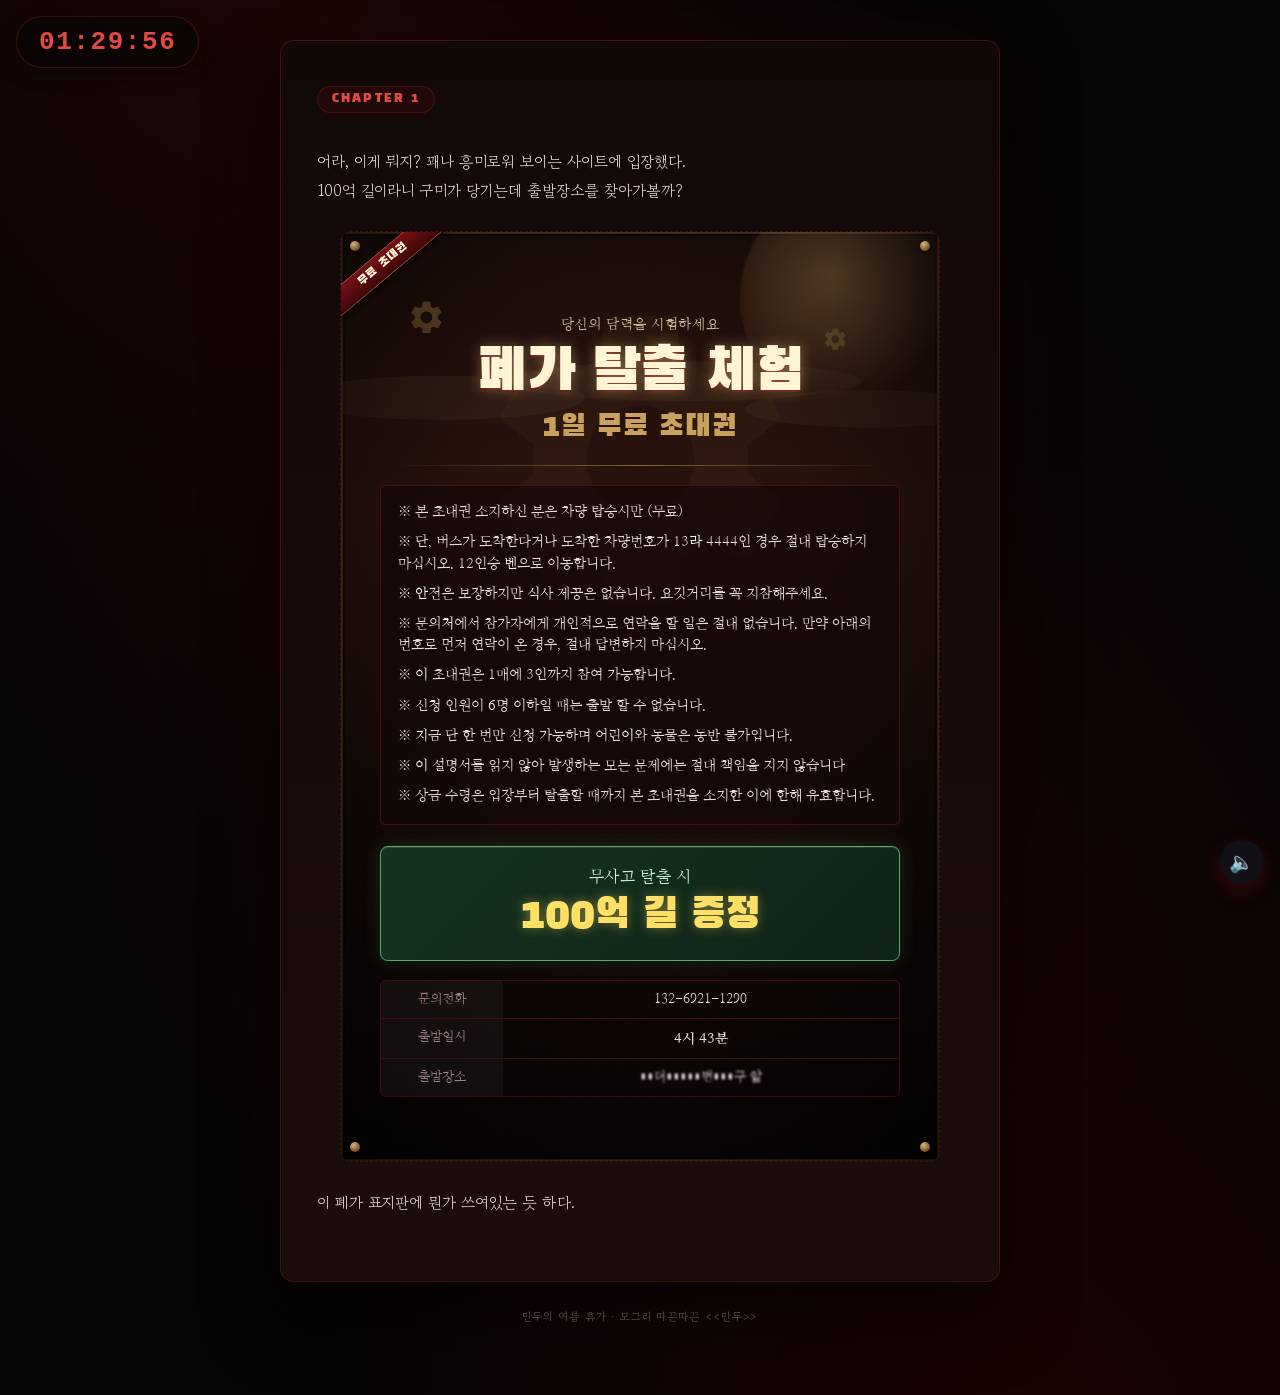
<file: index.html>
<!DOCTYPE html>
<html lang="ko">
<head>
<style>
@keyframes glitch-flicker {
  0%, 100% { opacity: 1; text-shadow: none; transform: translate(0, 0); }
  94% { opacity: 1; }
  95% { opacity: 0.55; text-shadow: 0.05em 0 0 #ff2d55, -0.05em 0 0 #33e0ff; transform: translate(0.02em, -0.01em); }
  97% { opacity: 1; text-shadow: none; transform: translate(0, 0); }
}
.glitch-char {
  display: inline-block;
  animation: glitch-flicker 20s infinite steps(1, end);
  color: #fff;
}
@keyframes candleFlicker {
  0%, 100% { opacity: 1; }
  45% { opacity: 0.85; }
  50% { opacity: 0.95; }
  72% { opacity: 0.8; }
  78% { opacity: 1; }
}
@keyframes gearTurn {
  from { transform: rotate(0deg); }
  to { transform: rotate(360deg); }
}
</style>
<meta charset="UTF-8" />
<meta name="viewport" content="width=device-width, initial-scale=1.0" />
<title>만두의 여름 휴가</title>
<link rel="stylesheet" href="assets/style.css" />
</head>
<body>
  <main class="stage">
    <span class="chapter-tag">CHAPTER 1</span>
      <p class="story">어라, 이게 뭐지? 꽤나 흥미로워 보이는 사이트에 입장했다.<br> 100억 길이라니 구미가 당기는데 출발장소를 찾아가볼까?</p>
    <p class="story dim"></p>
      <div class="art-slot" style="min-height:0; max-width: 600px; margin-left:auto; margin-right:auto;">
      <div style="width:100%; position:relative; overflow:hidden; container-type: inline-size;">
        <div style="width:100cqw; position:relative; overflow:hidden; background:linear-gradient(180deg, #1b0d09 0%, #2a130d 30%, #170a08 60%, #0a0504 100%); font-family:'Nanum Myeongjo','Gowun Batang', serif; color:#e8dcdc; padding-bottom:10.7037cqw; box-shadow: inset 0 0 0 max(1px,0.2778cqw) rgba(201,161,92,0.32), inset 0 0 0 max(1px,0.6481cqw) rgba(0,0,0,0.4);">

          <!-- aged paper texture -->
          <div style="position:absolute; inset:0; z-index:1; pointer-events:none; opacity:0.5; background-image:repeating-linear-gradient(115deg, rgba(255,255,255,0.025) 0px, rgba(255,255,255,0.025) 1px, transparent 1px, transparent 3px), repeating-linear-gradient(25deg, rgba(0,0,0,0.035) 0px, rgba(0,0,0,0.035) 1px, transparent 1px, transparent 4px);"></div>

          <!-- vignette -->
          <div style="position:absolute; inset:0; z-index:1; pointer-events:none; background:radial-gradient(ellipse at 50% 42%, rgba(0,0,0,0) 42%, rgba(0,0,0,0.62) 100%);"></div>

          <!-- corner rivets -->
          <div style="position:absolute; top:1.4815cqw; left:1.4815cqw; width:1.6667cqw; height:1.6667cqw; border-radius:50%; background:radial-gradient(circle at 35% 30%, #d8b578, #6b4a22 75%); box-shadow:0 0.1852cqw 0.3704cqw rgba(0,0,0,0.6); z-index:2;"></div>
          <div style="position:absolute; top:1.4815cqw; right:1.4815cqw; width:1.6667cqw; height:1.6667cqw; border-radius:50%; background:radial-gradient(circle at 35% 30%, #d8b578, #6b4a22 75%); box-shadow:0 0.1852cqw 0.3704cqw rgba(0,0,0,0.6); z-index:2;"></div>
          <div style="position:absolute; bottom:1.4815cqw; left:1.4815cqw; width:1.6667cqw; height:1.6667cqw; border-radius:50%; background:radial-gradient(circle at 35% 30%, #d8b578, #6b4a22 75%); box-shadow:0 0.1852cqw 0.3704cqw rgba(0,0,0,0.6); z-index:2;"></div>
          <div style="position:absolute; bottom:1.4815cqw; right:1.4815cqw; width:1.6667cqw; height:1.6667cqw; border-radius:50%; background:radial-gradient(circle at 35% 30%, #d8b578, #6b4a22 75%); box-shadow:0 0.1852cqw 0.3704cqw rgba(0,0,0,0.6); z-index:2;"></div>

          <!-- candlelight glow -->
          <div style="position:absolute; top:-8.3333cqw; right:-5.5556cqw; width:38.8889cqw; height:38.8889cqw; border-radius:50%; background:radial-gradient(circle at 40% 40%, rgba(255,196,120,0.32), rgba(255,196,120,0) 65%); filter:blur(0.1852cqw); animation:candleFlicker 6.5s ease-in-out infinite;"></div>

          <!-- large mechanism gear watermark -->
          <svg viewBox="0 0 24 24" style="position:absolute; top:8cqw; left:20cqw; width:60cqw; height:60cqw; opacity:0.045; animation:gearTurn 120s linear infinite; transform-origin:50% 50%;">
            <path fill="#c9a15c" d="M19.14,12.94c0.04-0.3,0.06-0.61,0.06-0.94c0-0.32-0.02-0.64-0.07-0.94l2.03-1.58c0.18-0.14,0.23-0.41,0.12-0.61l-1.92-3.32c-0.12-0.22-0.37-0.29-0.59-0.22l-2.39,0.96c-0.5-0.38-1.03-0.7-1.62-0.94L14.4,2.81c-0.04-0.24-0.24-0.41-0.48-0.41h-3.84c-0.24,0-0.43,0.17-0.47,0.41L9.25,5.35C8.66,5.59,8.12,5.92,7.63,6.29L5.24,5.33c-0.22-0.08-0.47,0-0.59,0.22L2.74,8.87C2.62,9.08,2.66,9.34,2.86,9.48l2.03,1.58C4.84,11.36,4.8,11.69,4.8,12s0.02,0.64,0.07,0.94l-2.03,1.58c-0.18,0.14-0.23,0.41-0.12,0.61l1.92,3.32c0.12,0.22,0.37,0.29,0.59,0.22l2.39-0.96c0.5,0.38,1.03,0.7,1.62,0.94l0.36,2.54c0.05,0.24,0.24,0.41,0.48,0.41h3.84c0.24,0,0.44-0.17,0.47-0.41l0.36-2.54c0.59-0.24,1.13-0.56,1.62-0.94l2.39,0.96c0.22,0.08,0.47,0,0.59-0.22l1.92-3.32c0.12-0.22,0.07-0.47-0.12-0.61L19.14,12.94z M12,15.6c-1.98,0-3.6-1.62-3.6-3.6s1.62-3.6,3.6-3.6s3.6,1.62,3.6,3.6S13.98,15.6,12,15.6z"/>
          </svg>

          <!-- dust / smoke bands -->
          <svg width="1080" height="180" viewBox="0 0 1080 180" style="position:absolute; top:19.4444cqw; left:0; width:100cqw; height:16.6667cqw;">
            <ellipse cx="180" cy="90" rx="260" ry="40" fill="#4a3226" opacity="0.32"/>
            <ellipse cx="620" cy="60" rx="320" ry="36" fill="#4a3226" opacity="0.28"/>
            <ellipse cx="950" cy="110" rx="220" ry="34" fill="#4a3226" opacity="0.28"/>
          </svg>

          <!-- corner ribbon: 무료 초대권 -->
          <div style="position:absolute; top:3.3333cqw; left:-5.9259cqw; width:25.9259cqw; transform:rotate(-40deg); background:linear-gradient(180deg, #7a1015 0%, #3d0708 100%); text-align:center; padding:0.7407cqw 0; box-shadow:inset 0 0.1389cqw 0 rgba(201,161,92,0.5), inset 0 -0.1389cqw 0 rgba(201,161,92,0.5), 0 0.3704cqw 0.9259cqw rgba(0,0,0,0.5); z-index:5;">
            <div style="font-family:'Black Han Sans', sans-serif; font-size:2.037cqw; color:#fff4d6; letter-spacing:0.1852cqw;">무료 초대권</div>
          </div>

          <!-- tarnished gears (music box mechanism) -->
          <svg viewBox="0 0 24 24" style="position:absolute; top:11.1111cqw; left:11.1111cqw; opacity:0.6; width:6.4815cqw; height:6.4815cqw; animation:gearTurn 45s linear infinite;">
            <path fill="#8a6a3a" d="M19.14,12.94c0.04-0.3,0.06-0.61,0.06-0.94c0-0.32-0.02-0.64-0.07-0.94l2.03-1.58c0.18-0.14,0.23-0.41,0.12-0.61l-1.92-3.32c-0.12-0.22-0.37-0.29-0.59-0.22l-2.39,0.96c-0.5-0.38-1.03-0.7-1.62-0.94L14.4,2.81c-0.04-0.24-0.24-0.41-0.48-0.41h-3.84c-0.24,0-0.43,0.17-0.47,0.41L9.25,5.35C8.66,5.59,8.12,5.92,7.63,6.29L5.24,5.33c-0.22-0.08-0.47,0-0.59,0.22L2.74,8.87C2.62,9.08,2.66,9.34,2.86,9.48l2.03,1.58C4.84,11.36,4.8,11.69,4.8,12s0.02,0.64,0.07,0.94l-2.03,1.58c-0.18,0.14-0.23,0.41-0.12,0.61l1.92,3.32c0.12,0.22,0.37,0.29,0.59,0.22l2.39-0.96c0.5,0.38,1.03,0.7,1.62,0.94l0.36,2.54c0.05,0.24,0.24,0.41,0.48,0.41h3.84c0.24,0,0.44-0.17,0.47-0.41l0.36-2.54c0.59-0.24,1.13-0.56,1.62-0.94l2.39,0.96c0.22,0.08,0.47,0,0.59-0.22l1.92-3.32c0.12-0.22,0.07-0.47-0.12-0.61L19.14,12.94z M12,15.6c-1.98,0-3.6-1.62-3.6-3.6s1.62-3.6,3.6-3.6s3.6,1.62,3.6,3.6S13.98,15.6,12,15.6z"/>
          </svg>
          <svg viewBox="0 0 24 24" style="position:absolute; top:15.7407cqw; left:80.5cqw; opacity:0.5; width:4.4444cqw; height:4.4444cqw; animation:gearTurn 55s linear infinite reverse;">
            <path fill="#8a6a3a" d="M19.14,12.94c0.04-0.3,0.06-0.61,0.06-0.94c0-0.32-0.02-0.64-0.07-0.94l2.03-1.58c0.18-0.14,0.23-0.41,0.12-0.61l-1.92-3.32c-0.12-0.22-0.37-0.29-0.59-0.22l-2.39,0.96c-0.5-0.38-1.03-0.7-1.62-0.94L14.4,2.81c-0.04-0.24-0.24-0.41-0.48-0.41h-3.84c-0.24,0-0.43,0.17-0.47,0.41L9.25,5.35C8.66,5.59,8.12,5.92,7.63,6.29L5.24,5.33c-0.22-0.08-0.47,0-0.59,0.22L2.74,8.87C2.62,9.08,2.66,9.34,2.86,9.48l2.03,1.58C4.84,11.36,4.8,11.69,4.8,12s0.02,0.64,0.07,0.94l-2.03,1.58c-0.18,0.14-0.23,0.41-0.12,0.61l1.92,3.32c0.12,0.22,0.37,0.29,0.59,0.22l2.39-0.96c0.5,0.38,1.03,0.7,1.62,0.94l0.36,2.54c0.05,0.24,0.24,0.41,0.48,0.41h3.84c0.24,0,0.44-0.17,0.47-0.41l0.36-2.54c0.59-0.24,1.13-0.56,1.62-0.94l2.39,0.96c0.22,0.08,0.47,0,0.59-0.22l1.92-3.32c0.12-0.22,0.07-0.47-0.12-0.61L19.14,12.94z M12,15.6c-1.98,0-3.6-1.62-3.6-3.6s1.62-3.6,3.6-3.6s3.6,1.62,3.6,3.6S13.98,15.6,12,15.6z"/>
          </svg>

          <!-- header -->
          <div style="position:relative; z-index:4; text-align:center; padding-top:13.8889cqw;">
            <div style="font-size:2.4074cqw; letter-spacing:0.0926cqw; color:#cbb89a; font-weight:500;">당신의 담력을 시험하세요</div>
            <div style="font-family:'Black Han Sans', sans-serif; font-size:9.6296cqw; line-height:1.05; color:#fff4d6; margin-top:1.6667cqw; text-shadow:0 0 2.4cqw rgba(255,205,140,0.4), 0 0.3704cqw 0 #5a0d0d;">폐가 탈출 체험</div>
            <div style="font-family:'Black Han Sans', sans-serif; font-size:5cqw; color:#c9a15c; margin-top:0.7407cqw; letter-spacing:0.1852cqw;">1일 무료 초대권</div>
          </div>

          <!-- divider -->
          <div style="position:relative; z-index:4; margin:3.1481cqw 8.3333cqw 0; height:0.1852cqw; background:linear-gradient(90deg, transparent, rgba(201,161,92,0.55), transparent);"></div>

          <!-- content row -->
          <div style="position:relative; z-index:4; display:flex; gap:2.5926cqw; margin:3.1481cqw 6.4815cqw 0; align-items:stretch;">

          <!-- bullet card -->
          <div style="flex:2.35; background:rgba(19,8,8,0.75); border:max(1px, 0.0926cqw) solid rgba(158,34,34,0.35); border-radius:0.9259cqw; padding:2.7778cqw 2.963cqw; display:flex; flex-direction:column; gap:1.4815cqw;">
            <div style="font-size:2.3cqw; line-height:1.55; color:#e8dcdc; text-align:left;">※ 본 초대권 소지하신 분은 차량 탑승시만 (무료)</div>
            <div style="font-size:2.3cqw; line-height:1.55; color:#e8dcdc; text-align:left;">※ 단, 버스가 도착한다거나 도착한 차량번호가 13<span class="glitch-char" style="animation-delay:2.1s;">라</span> 4444인 경우 절대 탑승하지 마십시오. 12인승 <span class="glitch-char" style="animation-delay:5s;">벤</span>으로 이동합니다.</div>
            <div style="font-size:2.3cqw; line-height:1.55; color:#e8dcdc; text-align:left;">※ <span class="glitch-char" style="animation-delay:7.1s;">안</span>전은 보장하지만 <span class="glitch-char" style="animation-delay:0s;">식</span>사 제공은 없습니다. 요깃거리를 꼭 지참해주세요.</div>
            <div style="font-size:2.3cqw; line-height:1.55; color:#e8dcdc; text-align:left;">※ 문의<span class="glitch-char" style="animation-delay:1.4s;">처</span>에서 참가자에게 개인적으로 연락을 할 일은 절대 없습니다. 만약 아래의 번호로 먼저 연락이 온 경우, 절대 답변하지 마십시오.</div>
            <div style="font-size:2.3cqw; line-height:1.55; color:#e8dcdc; text-align:left;">※ <span class="glitch-char" style="animation-delay:6.1s;">이</span> 초대권은 1매에 3인까지 참여 가능합니다.</div>
            <div style="font-size:2.3cqw; line-height:1.55; color:#e8dcdc; text-align:left;">※ 신청 인원이 <span class="glitch-char" style="animation-delay:3.1s;">6</span>명 이하일 때는 출발 할 수 없습니다.</div>
            <div style="font-size:2.3cqw; line-height:1.55; color:#e8dcdc; text-align:left;">※ <span class="glitch-char" style="animation-delay:2.8s;">지</span>금 단 한 번만 신청 가능하며 어린<span class="glitch-char" style="animation-delay:6.6s;">이</span>와 동물은 동반 불가입니다.</div>
            <div style="font-size:2.3cqw; line-height:1.55; color:#e8dcdc; text-align:left;">※ <span class="glitch-char" style="animation-delay:4.9s;">이</span> 설명서를 읽지 않아 발생하는 모든 문제에는 절대 책임을 지지 않습니다</div>
            <div style="font-size:2.3cqw; line-height:1.55; color:#e8dcdc; text-align:left;">※ 상금 수령은 입장부터 탈출할 때까지 본 초대권을 소지한 이에 한해 유효합니다.</div>
          </div>

          <!-- illustration card -->
          <!-- <div style="flex:1; min-width:0; overflow:hidden; background:rgba(19,8,8,0.75); border:max(1px, 0.0926cqw) solid rgba(158,34,34,0.35); border-radius:0.9259cqw; padding:2.037cqw; display:flex; flex-direction:column; align-items:center; gap:1.2963cqw;">
            <div style="font-family:'Black Han Sans', sans-serif; font-size:2.4074cqw; color:#e0b95c;">폐가의 공포 체험</div>
            <div style="width:30.5556cqw; height:27.7778cqw; max-width:100%; border-radius:0.5cqw; overflow:hidden; position:relative; flex-shrink:0; box-shadow:inset 0 0 0 max(1px,0.1852cqw) rgba(201,161,92,0.3);">
              <img src="assets/img/flyer_web.jpg" alt="폐가 사진" style="width:100%; height:100%; object-fit:cover; display:block; filter:sepia(0.35) contrast(1.05);">
            </div>
          </div> -->
        </div>

          <!-- reward banner -->
          <div style="position:relative; z-index:4; margin:3.5185cqw 6.4815cqw 0;">
            <div style="background:linear-gradient(135deg, #17331f 0%, #0f2318 100%); border:max(1px, 0.1852cqw) solid #4fae6d; border-radius:1.2963cqw; padding:3.5185cqw 2.7778cqw 2.7778cqw; text-align:center; box-shadow:inset 0 0.1389cqw 0 rgba(201,161,92,0.25), 0 0 3cqw rgba(79,174,109,0.2);">
              <div style="font-size:2.5926cqw; color:#c9f0d6; letter-spacing:0.0926cqw;">무사고 탈출 시</div>
              <div style="font-family:'Black Han Sans', sans-serif; font-size:7.037cqw; color:#ffe066; margin-top:0.5556cqw; text-shadow:0 0 1.8519cqw rgba(255,224,102,0.4);">100억 길 증정</div>
            </div>
          </div>

          <!-- contact table -->
          <div style="position:relative; z-index:4; margin:3.1481cqw 6.4815cqw 0 6.4815cqw; display:flex; flex-direction:column; gap:0; border:max(1px, 0.0926cqw) solid rgba(158,34,34,0.35); border-radius:0.9259cqw; overflow:hidden;">
            <div style="display:flex; border-bottom:max(1px, 0.0926cqw) solid rgba(158,34,34,0.35);">
              <div style="width:20.3704cqw; background:rgba(255,255,255,0.04); padding:1.6667cqw 2.037cqw; font-size:2.2222cqw; color:#9c8080;">문의전화</div>
              <div style="flex:1; padding:1.6667cqw 2.037cqw; font-size:2.2222cqw; color:#e8dcdc;">132-6921-1290</div>
            </div>
            <div style="display:flex; border-bottom:max(1px, 0.0926cqw) solid rgba(158,34,34,0.35);">
              <div style="width:20.3704cqw; background:rgba(255,255,255,0.04); padding:1.6667cqw 2.037cqw; font-size:2.2222cqw; color:#9c8080;">출발일시</div>
              <div style="flex:1; padding:1.6667cqw 2.037cqw; font-size:2.4074cqw; color:#e8dcdc; font-weight:700;">4시 43분</div>
            </div>
            <div style="display:flex;">
              <div style="width:20.3704cqw; background:rgba(255,255,255,0.04); padding:1.6667cqw 2.037cqw; font-size:2.2222cqw; color:#9c8080;">출발장소</div>
              <div style="flex:1; padding:1.6667cqw 2.037cqw; font-size:2.2222cqw; color:#e8dcdc;"><span style="filter:blur(0.1944cqw); display:inline-block;">▮▮더▮▮▮▮▮번▮▮▮구 앞</span></div>
            </div>
          </div>
        </div>
        </div>
      </div>
      <p class="story">이 폐가 표지판에 뭔가 쓰여있는 듯 하다.</p>
  </main>

  <p class="brand-footer">만두의 여름 휴가 · 모그리 따끈따끈 <<만두>></p>

  <script src="assets/answer.js"></script>
  <script>
    initAnswerForm({
      formId: "quiz1-form",
      inputId: "quiz1-input",
      errorId: "quiz1-error",
      answers: ["2622"],
      nextUrl: "2622/",
      failUrl: "fail/"
    });
  </script>
  <!-- Old Doll - MC Mablo Dos Paredões  -->
  <audio id="bgm" src="assets/sound/bgm1.mp3" loop preload="auto"></audio>

  <button id="bgm-toggle" aria-label="배경음악 켜기/끄기" title="배경음악 켜기/끄기"
    style="position:fixed; right:16px; bottom:16px; z-index:999; width:44px; height:44px;
          border-radius:50%; border:none; background:rgba(20,20,30,0.75); color:#fff;
          font-size:20px; line-height:44px; text-align:center; cursor:pointer; padding:0;">🔈</button>

<script>
(function () {
  var audio = document.getElementById('bgm');
  var btn = document.getElementById('bgm-toggle');
  var userPaused = false;

  audio.volume = 0.20; // 볼륨 50% (0.0 ~ 1.0 사이로 조절 가능)

  // 아이콘은 "내가 껐다/켰다" 여부가 아니라 실제 audio 상태를 그대로 따라가게 함
  audio.addEventListener('play',  function () { btn.textContent = '🔈'; });
  audio.addEventListener('pause', function () { btn.textContent = '🔇'; });

  // 파일을 못 찾거나 재생 자체가 실패하면 콘솔에 원인을 남기고 버튼에 표시
  audio.addEventListener('error', function () {
    var code = audio.error ? audio.error.code : '?';
    console.error('[BGM] 로드/재생 실패 (code ' + code + '). src="' + audio.currentSrc + '" 경로와 파일이 실제로 있는지 확인하세요.');
    btn.textContent = '⚠️';
    btn.title = 'BGM 파일을 재생할 수 없습니다 (콘솔 확인)';
  });

  function armResumeOnInteraction() {
    var resume = function () {
      if (!userPaused) {
        audio.play().catch(function (err) { console.error('[BGM] play() 실패:', err); });
      }
      window.removeEventListener('pointerdown', resume);
      window.removeEventListener('keydown', resume);
    };
    window.addEventListener('pointerdown', resume, { once: true });
    window.addEventListener('keydown', resume, { once: true });
  }

  function tryPlay() {
    var p = audio.play();
    if (p && typeof p.catch === 'function') {
      p.catch(function (err) {
        // 자동재생이 막힌 경우(NotAllowedError): 첫 사용자 입력 시 재생
        console.warn('[BGM] 자동재생이 막혔습니다. 화면을 한 번 클릭/터치하면 재생됩니다.', err);
        armResumeOnInteraction();
      });
    }
  }

  btn.addEventListener('click', function () {
    if (audio.paused) {
      userPaused = false;
      audio.play().catch(function (err) { console.error('[BGM] play() 실패:', err); });
    } else {
      userPaused = true;
      audio.pause();
    }
  });

  tryPlay();
})();
</script>

<script src="assets/timer.js"></script>
</body>
</html>
</file>
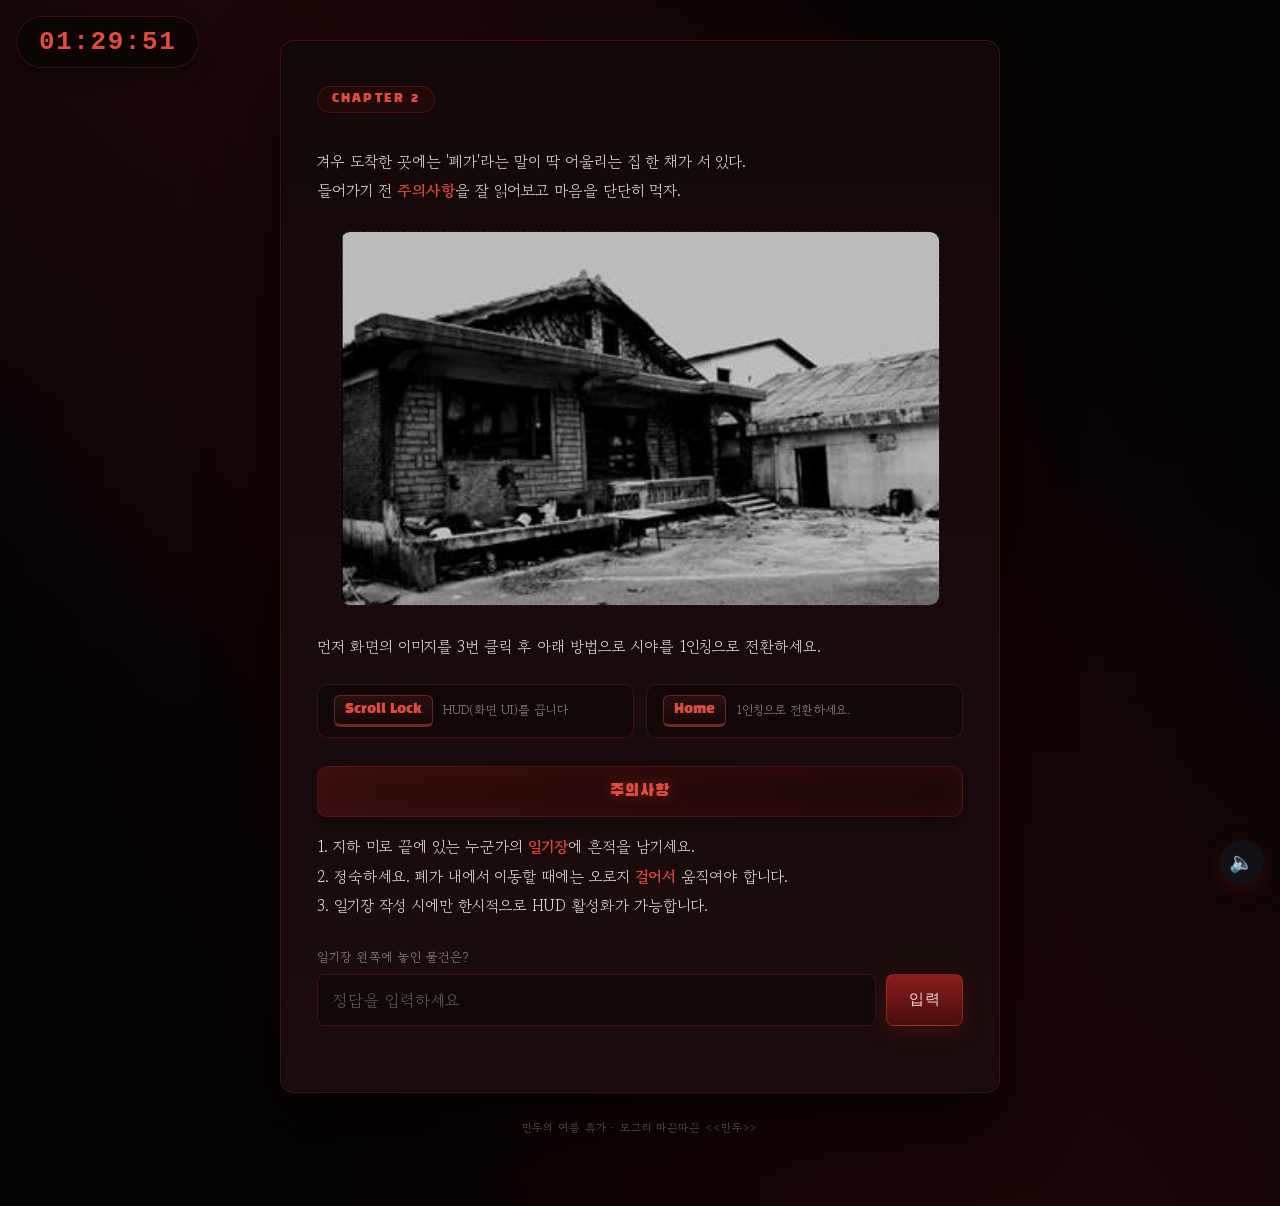
<file: 2622/index.html>
<!DOCTYPE html>
<html lang="ko">
<head>
<meta charset="UTF-8" />
<meta name="viewport" content="width=device-width, initial-scale=1.0" />
<title>만두의 여름 휴가 2</title>
<link rel="stylesheet" href="../assets/style.css" />
</head>
<body>
  <main class="stage">
    <span class="chapter-tag">CHAPTER 2</span>
    <p class="story">겨우 도착한 곳에는 '폐가'라는 말이 딱 어울리는 집 한 채가 서 있다.<br>들어가기 전 <strong>주의사항</strong>을 잘 읽어보고 마음을 단단히 먹자.</p>

    <div class="art-slot photo-flicker" style="min-height:0; aspect-ratio: 800 / 500; max-width: 600px; margin-left:auto; margin-right:auto;">
      <img src="../assets/img/haunted-house.jpg" alt="폐가 전경" />
    </div>

    <p class="story" style="margin-bottom:10px;">먼저 화면의 이미지를 3번 클릭 후 아래 방법으로 시야를 1인칭으로 전환하세요.</p>

    <div class="key-guide">
      <div class="key-cap">
        <kbd>Scroll&nbsp;Lock</kbd>
        <span>HUD(화면 UI)를 끕니다</span>
      </div>
      <div class="key-cap">
        <kbd>Home</kbd>
        <span>1인칭으로 전환하세요.</span>
      </div>
    </div>
    
    <div class="mission-banner">
      <span class="mission-title">주의사항</span>
    </div>
    <p class="story">1. 지하 미로 끝에 있는 누군가의 <strong>일기장</strong>에 흔적을 남기세요.<br>2. 정숙하세요. 폐가 내에서 이동할 때에는 오로지 <strong>걸어서</strong> 움직여야 합니다.<br>3. 일기장 작성 시에만 한시적으로 HUD 활성화가 가능합니다.<br></p>


    <form class="answer-form" id="quiz2-form">
      <label for="quiz2-input">일기장 왼쪽에 놓인 물건은?</label>
      <div class="answer-row">
        <input type="text" id="quiz2-input" placeholder="정답을 입력하세요" autocomplete="off" />
        <button type="submit">입력</button>
      </div>
      <div class="error-msg" id="quiz2-error"></div>
    </form>

    <div id="quiz2-reveal" style="display:none;">
      <p class="story">별 거 없네.</p>
      <p class="story">일기장에 성공적으로 흔적을 남겼다.<br>그, 김교자랑 이딤섬이었던가? 일기장에 남겨놓은 메시지들이 많이 찜찜하긴 하지만 그게 대수냐.<br>100억 길이 바로 코앞에 있다. 왔던 길을 돌아 다시 1층으로 올라가자.</p>
      <p class="story">1층에 올라오니 무언가 수상한 게 눈에 띈다.</p>

      <form class="answer-form" id="quiz2b-form">
        <label for="quiz2b-input">수상한 물건은 어디 있었나요?</label>
        <div class="answer-row">
          <input type="text" id="quiz2b-input" placeholder="정답을 입력하세요" autocomplete="off" />
          <button type="submit">입력</button>
        </div>
        <div class="error-msg" id="quiz2b-error"></div>
      </form>
    </div>
  </main>

  <p class="brand-footer">만두의 여름 휴가 · 모그리 따끈따끈 <<만두>></p>

  <script src="../assets/answer.js"></script>
  <script>
    initAnswerForm({
      formId: "quiz2-form",
      inputId: "quiz2-input",
      errorId: "quiz2-error",
      answers: ["모래시계"],
      failUrl: "../fail/",
      onSuccess: function () {
        var reveal = document.getElementById("quiz2-reveal");
        reveal.style.display = "block";
        reveal.scrollIntoView({ behavior: "smooth", block: "start" });
      }
    });

    initAnswerForm({
      formId: "quiz2b-form",
      inputId: "quiz2b-input",
      errorId: "quiz2b-error",
      answers: ["문", "문틈", "현관문", "현관", "문아래", "현관문아래", "문 아래", "현관문 아래", "현관 아래"],
      nextUrl: "../door/",
      failUrl: "../fail/"
    });
  </script>
  <!-- その箱の中に入る。- Rory in Early 20s -->
  <audio id="bgm" src="../assets/sound/bgm2.mp3" loop preload="auto"></audio>

  <button id="bgm-toggle" aria-label="배경음악 켜기/끄기" title="배경음악 켜기/끄기"
    style="position:fixed; right:16px; bottom:16px; z-index:999; width:44px; height:44px;
          border-radius:50%; border:none; background:rgba(20,20,30,0.75); color:#fff;
          font-size:20px; line-height:44px; text-align:center; cursor:pointer; padding:0;">🔈</button>

  <script>
  (function () {
    var audio = document.getElementById('bgm');
    var btn = document.getElementById('bgm-toggle');
    var userPaused = false;

    audio.volume = 0.20; // 볼륨 50% (0.0 ~ 1.0 사이로 조절 가능)

    // 아이콘은 "내가 껐다/켰다" 여부가 아니라 실제 audio 상태를 그대로 따라가게 함
    audio.addEventListener('play',  function () { btn.textContent = '🔈'; });
    audio.addEventListener('pause', function () { btn.textContent = '🔇'; });

    // 파일을 못 찾거나 재생 자체가 실패하면 콘솔에 원인을 남기고 버튼에 표시
    audio.addEventListener('error', function () {
      var code = audio.error ? audio.error.code : '?';
      console.error('[BGM] 로드/재생 실패 (code ' + code + '). src="' + audio.currentSrc + '" 경로와 파일이 실제로 있는지 확인하세요.');
      btn.textContent = '⚠️';
      btn.title = 'BGM 파일을 재생할 수 없습니다 (콘솔 확인)';
    });

    function armResumeOnInteraction() {
      var resume = function () {
        if (!userPaused) {
          audio.play().catch(function (err) { console.error('[BGM] play() 실패:', err); });
        }
        window.removeEventListener('pointerdown', resume);
        window.removeEventListener('keydown', resume);
      };
      window.addEventListener('pointerdown', resume, { once: true });
      window.addEventListener('keydown', resume, { once: true });
    }

    function tryPlay() {
      var p = audio.play();
      if (p && typeof p.catch === 'function') {
        p.catch(function (err) {
          // 자동재생이 막힌 경우(NotAllowedError): 첫 사용자 입력 시 재생
          console.warn('[BGM] 자동재생이 막혔습니다. 화면을 한 번 클릭/터치하면 재생됩니다.', err);
          armResumeOnInteraction();
        });
      }
    }

    btn.addEventListener('click', function () {
      if (audio.paused) {
        userPaused = false;
        audio.play().catch(function (err) { console.error('[BGM] play() 실패:', err); });
      } else {
        userPaused = true;
        audio.pause();
      }
    });

    tryPlay();
  })();
  </script>

  <script src="../assets/timer.js"></script>
</body>
</html>
</file>
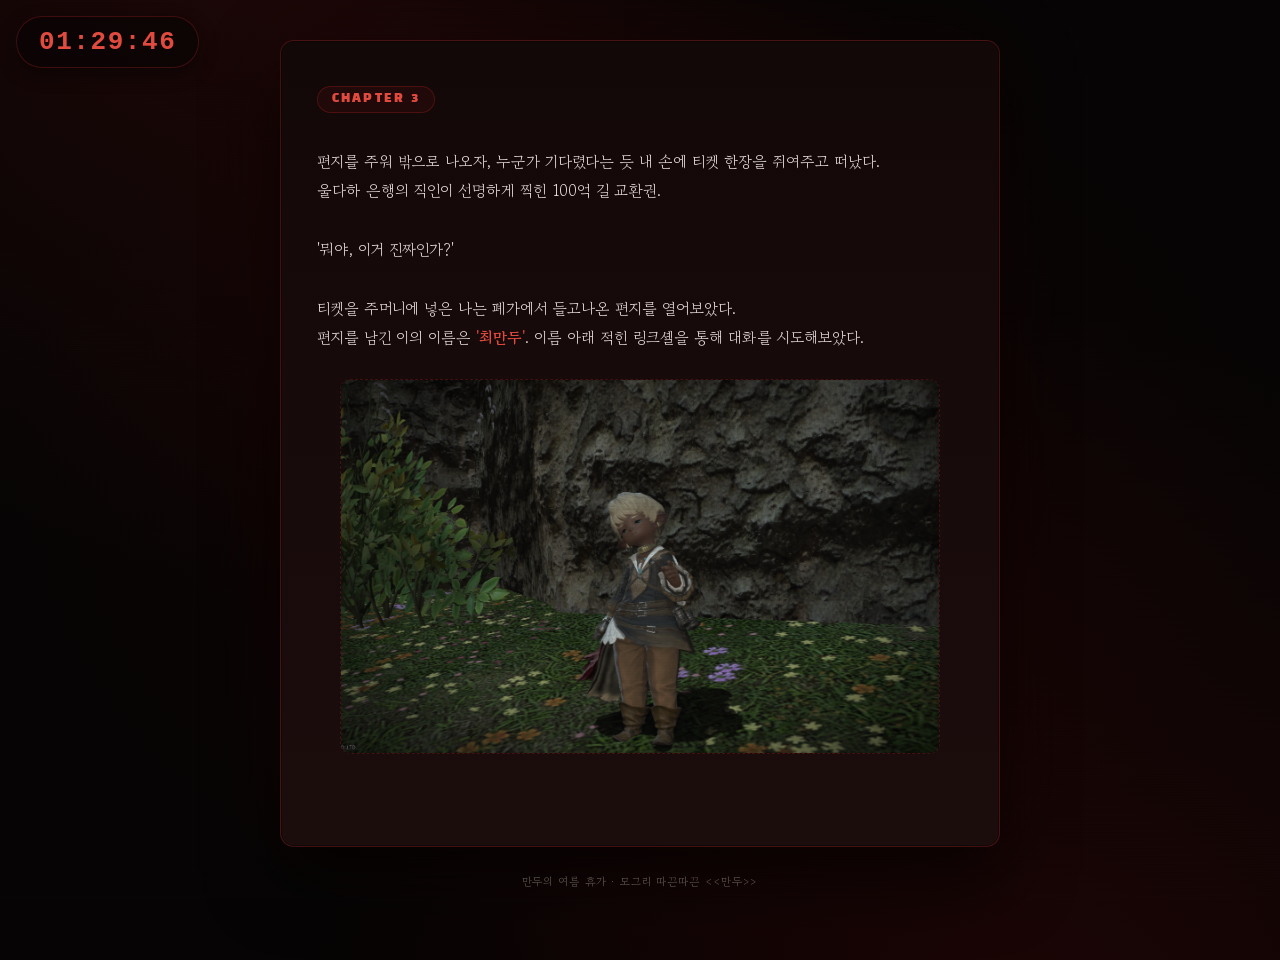
<file: door/index.html>
<!DOCTYPE html>
<html lang="ko">
<head>
<style>
:root { --mandoo-portrait: url(../assets/img/mandoo-img.png); }

.glitch-wrap {
  position: absolute;
  inset: 0;
  overflow: hidden;
  background: #05070c;
}

.glitch-wrap .glitch-base {
  position: absolute;
  inset: 0;
  width: 100%;
  height: 100%;
  object-fit: cover;
  display: block;
  animation: glitch-jitter 6s infinite steps(1, end);
}

.glitch-wrap .glitch-slice {
  position: absolute;
  inset: 0;
  width: 100%;
  height: 100%;
  background-image: var(--mandoo-portrait);
  background-size: cover;
  background-position: center;
  mix-blend-mode: screen;
  opacity: 0;
  pointer-events: none;
}
.glitch-wrap .glitch-slice.r {
  filter: sepia(1) saturate(8) hue-rotate(-50deg) brightness(1.1);
  animation: glitch-slice-r 6s infinite steps(1, end);
}
.glitch-wrap .glitch-slice.b {
  filter: sepia(1) saturate(8) hue-rotate(155deg) brightness(1.1);
  animation: glitch-slice-b 6s infinite steps(1, end);
}

.glitch-wrap .glitch-static {
  position: absolute;
  inset: 0;
  width: 100%;
  height: 100%;
  background-image: url("data:image/svg+xml;utf8,<svg xmlns='http://www.w3.org/2000/svg' width='120' height='120'><filter id='n'><feTurbulence type='fractalNoise' baseFrequency='0.9' numOctaves='2' stitchTiles='stitch'/></filter><rect width='100%25' height='100%25' filter='url(%23n)'/></svg>");
  mix-blend-mode: overlay;
  opacity: 0;
  pointer-events: none;
  animation: glitch-static 6s infinite steps(1, end);
}

.glitch-wrap .glitch-scan {
  position: absolute;
  inset: 0;
  background: repeating-linear-gradient(to bottom, rgba(0,0,0,0.15) 0px, rgba(0,0,0,0.15) 1px, transparent 1px, transparent 3px);
  mix-blend-mode: multiply;
  opacity: 0.12;
  pointer-events: none;
}

.glitch-wrap .glitch-vignette {
  position: absolute;
  inset: 0;
  pointer-events: none;
  background: radial-gradient(ellipse at center, rgba(0,0,0,0) 55%, rgba(0,0,0,0.55) 100%);
}

@keyframes glitch-jitter {
  0%, 100% { transform: translate(0, 0) scale(1); filter: none; }
  46%      { transform: translate(0, 0); }
  47%      { transform: translate(-6px, 2px) scale(1.01); filter: contrast(1.3) brightness(0.85); }
  48%      { transform: translate(4px, -2px); }
  49%      { transform: translate(0, 0) scale(1); filter: none; }
  87%      { transform: translate(0, 0); }
  88%      { transform: translate(5px, 0) skewX(2deg); filter: contrast(1.4) brightness(0.8); }
  90%      { transform: translate(0, 0) scale(1); filter: none; }
}
@keyframes glitch-slice-r {
  0%, 100% { opacity: 0; clip-path: inset(0 0 0 0); transform: translateX(0); }
  46%      { opacity: 0; }
  47%      { opacity: 0.7; clip-path: inset(20% 0 55% 0); transform: translateX(-6px); }
  48%      { opacity: 0.5; clip-path: inset(60% 0 10% 0); transform: translateX(4px); }
  49%      { opacity: 0; }
  87%      { opacity: 0; }
  88%      { opacity: 0.6; clip-path: inset(10% 0 70% 0); transform: translateX(5px); }
  90%      { opacity: 0; }
}
@keyframes glitch-slice-b {
  0%, 100% { opacity: 0; clip-path: inset(0 0 0 0); transform: translateX(0); }
  46%      { opacity: 0; }
  47%      { opacity: 0.6; clip-path: inset(55% 0 15% 0); transform: translateX(6px); }
  48%      { opacity: 0.4; clip-path: inset(5% 0 65% 0); transform: translateX(-4px); }
  49%      { opacity: 0; }
  87%      { opacity: 0; }
  88%      { opacity: 0.5; clip-path: inset(65% 0 5% 0); transform: translateX(-5px); }
  90%      { opacity: 0; }
}
@keyframes glitch-static {
  0%, 100% { opacity: 0; }
  47%      { opacity: 0.5; }
  49%      { opacity: 0; }
  88%      { opacity: 0.4; }
  90%      { opacity: 0; }
}

@media (prefers-reduced-motion: reduce) {
  .glitch-wrap .glitch-base,
  .glitch-wrap .glitch-slice,
  .glitch-wrap .glitch-static {
    animation: none !important;
  }
}
</style>
<meta charset="UTF-8" />
<meta name="viewport" content="width=device-width, initial-scale=1.0" />
<title>만두의 여름 휴가 3</title>
<link rel="stylesheet" href="../assets/style.css" />
</head>
<body>
  <main class="stage">
    <span class="chapter-tag">CHAPTER 3</span>
    <!-- <h1 class="title">현관문 아래, 편지 한 통</h1> -->

    <p class="story">편지를 주워 밖으로 나오자, 누군가 기다렸다는 듯 내 손에 티켓 한장을 쥐여주고 떠났다.<br>울다하 은행의 직인이 선명하게 찍힌 100억 길 교환권.<br><br>'뭐야, 이거 진짜인가?'<br><br>티켓을 주머니에 넣은 나는 폐가에서 들고나온 편지를 열어보았다.<br>편지를 남긴 이의 이름은 <strong>'최만두'</strong>. 이름 아래 적힌 링크셸을 통해 대화를 시도해보았다.</p>

    <div class="art-slot" style="min-height:0; aspect-ratio: 800 / 500; max-width: 600px; margin-left:auto; margin-right:auto; position:relative; overflow:hidden;">
      <div class="glitch-wrap">
        <img src="../assets/img/mandoo-img.png" alt="최만두의 프로필" class="glitch-base">
        <div class="glitch-slice r"></div>
        <div class="glitch-slice b"></div>
        <div class="glitch-static"></div>
        <div class="glitch-scan"></div>
        <div class="glitch-vignette"></div>
      </div>
    </div>

    <div class="chat-log" id="chat-log"></div>

    <div id="chat-continue" style="display:none; text-align:center; margin-top:8px;">
      <button id="continue-btn" class="btn-block">다음 이야기로</button>
    </div>
  </main>

  <p class="brand-footer">만두의 여름 휴가 · 모그리 따끈따끈 <<만두>></p>

  <audio id="typing-sfx" src="../assets/sound/typing.mp3" preload="auto"></audio>

  <script>
    // 채팅 메시지 순차 출력 연출
    const messages = [
      { who: "them", name: "최만두", text: "방금 거기서 나오셨죠?" },
      { who: "me", name: "나", text: "......네." },
      { who: "them", name: "최만두", text: "다른 게 아니라, 제 친구들 좀 구해주세요!" },
      { who: "me", name: "나", text: "......네?" },
      { who: "them", name: "최만두", text: "며칠 전에 폐가 체험을 하고 나서, 같이 갔던 두 녀석이 사라졌어요. 흔적도 없이 감쪽같이요." },
      { who: "them", name: "최만두", text: "정말 이상해서 그 뒤로 계속 여기로 들어가는 사람들을 지켜보고 있었어요. 그러다 당신이 나타난 거죠!" },
      { who: "them", name: "최만두", text: "분명 그날 밤, 저희 셋 다 무사히 빠져나왔다고 생각했는데 도대체 어떻게 된 일인지 영문을 모르겠어요." },
      { who: "them", name: "최만두", text: "아무도 그 애들을 기억하지 못한다는 게 말이 되나요? 훈련생들도, 가족들도 전부 잊었다니까요?" },
      { who: "choice", options: [
        "폐가에 들어간 게 문제라면 당신도 함께 사라지거나, 그들을 잊어야 했을 텐데요. 왜 당신만 멀쩡한 거죠?",
        "셋이 다 같이 있었을 텐데 당신만 무사하다는 게 이상하네요. 혹시 행동이 달랐던 부분이 있어요?"
      ] },
      { who: "them", name: "최만두", text: "한 가지 다른 점이 있긴 했어요. 애들은 지하까지 내려갔었고, 저는 무서운 걸 싫어해서 1층에만 있었거든요." },
      { who: "them", name: "최만두", text: "그래도 걔네 금방 올라왔어요. 진짜 별 일 없었다고요." },
      { who: "them", name: "최만두", text: "아, 근데 평소보다 표정이 좀 어두웠던 것 같기도 해요." },
      { who: "them", name: "최만두", text: "이런 거 하고 나면 재밌다고 귀가 아프게 떠들던 애들인데, 어땠냐고 물어봐도 통 대답을 안하더라고요." },
      { who: "them", name: "최만두", text: "그때부터가 시작이었던 걸까요?" },
      { who: "choice", options: [
        "당시의 상황 말고 따로 짚이는 데는 없나요?",
        "그것 말고 뭔가 챙겨온 물건이나 이상한 점은 없었어요?"
      ] },
      { who: "them", name: "최만두", text: "아이고야. 내 정신 좀 봐!" },
      { who: "them", name: "최만두", text: "이건 애들을 찾으러 다시 폐가에 들어갔을 때, 지하로 통하던 계단에서 주운 거예요." },
      { who: "them", name: "최만두", text: "더 아래까지는 차마 못 내려갔지만....... 단서가 될 수 있을까요?" },
    ];

    const log = document.getElementById("chat-log");
    const typingSfx = document.getElementById("typing-sfx");
    typingSfx.volume = 0.3;
    let typingSfxTimer = null;
    let sfxArmed = false;
    let i = 0;

    // 매번 같은 0~2초 구간만 들리면 지루하니, 0~4초 사이 임의 지점부터 재생한다.
    function seekTypingSfxRandom() {
      const dur = isFinite(typingSfx.duration) && typingSfx.duration > 0 ? typingSfx.duration : 4;
      const maxStart = Math.min(4, Math.max(0, dur - 0.3));
      typingSfx.currentTime = Math.random() * maxStart;
    }

    // 페이지 로드 직후(첫 메시지)는 브라우저 자동재생 정책 때문에
    // play()가 막힐 수 있어, 첫 상호작용 시 놓친 타자음을 다시 재생한다.
    function armSfxUnlock() {
      if (sfxArmed) return;
      sfxArmed = true;
      const unlock = () => {
        sfxArmed = false;
        seekTypingSfxRandom();
        typingSfx.play().catch(() => {});
        window.removeEventListener("pointerdown", unlock);
        window.removeEventListener("keydown", unlock);
      };
      window.addEventListener("pointerdown", unlock, { once: true });
      window.addEventListener("keydown", unlock, { once: true });
    }

    function playTypingSfx() {
      seekTypingSfxRandom();
      const playPromise = typingSfx.play();
      if (playPromise && typeof playPromise.catch === "function") {
        playPromise.catch((err) => {
          console.warn("[typing] 자동재생이 막혔습니다. 화면을 클릭/터치하면 재생됩니다.", err);
          armSfxUnlock();
        });
      }
      clearTimeout(typingSfxTimer);
      typingSfxTimer = setTimeout(() => typingSfx.pause(), 2000);
    }

    function appendMeBubble(text) {
      const bubble = document.createElement("div");
      bubble.className = "chat-bubble me";
      bubble.innerHTML = `<span class="chat-name">나</span>${text}`;
      log.appendChild(bubble);
      playTypingSfx();
      window.scrollTo({ top: document.body.scrollHeight, behavior: "smooth" });
    }

    function showChoices(options) {
      const wrap = document.createElement("div");
      wrap.className = "chat-choices";
      options.forEach((text) => {
        const btn = document.createElement("button");
        btn.type = "button";
        btn.className = "chat-choice-btn";
        btn.textContent = text;
        btn.addEventListener("click", () => {
          wrap.remove();
          appendMeBubble(text);
          setTimeout(showNext, 3000);
        });
        wrap.appendChild(btn);
      });
      log.appendChild(wrap);
      window.scrollTo({ top: document.body.scrollHeight, behavior: "smooth" });
    }

    function showNext() {
      if (i >= messages.length) {
        document.getElementById("chat-continue").style.display = "block";
        return;
      }
      const m = messages[i++];
      if (m.who === "choice") {
        showChoices(m.options);
        return;
      }
      const bubble = document.createElement("div");
      bubble.className = "chat-bubble " + (m.who === "me" ? "me" : "them");
      bubble.innerHTML = `<span class="chat-name">${m.name}</span>${m.text}`;
      log.appendChild(bubble);
      playTypingSfx();
      window.scrollTo({ top: document.body.scrollHeight, behavior: "smooth" });
      setTimeout(showNext, 3000);
    }

    setTimeout(showNext, 10000);

    document.getElementById("continue-btn").addEventListener("click", () => {
      window.location.href = "../puzzle/";
    });
  </script>

  <script src="../assets/timer.js"></script>
</body>
</html>
</file>
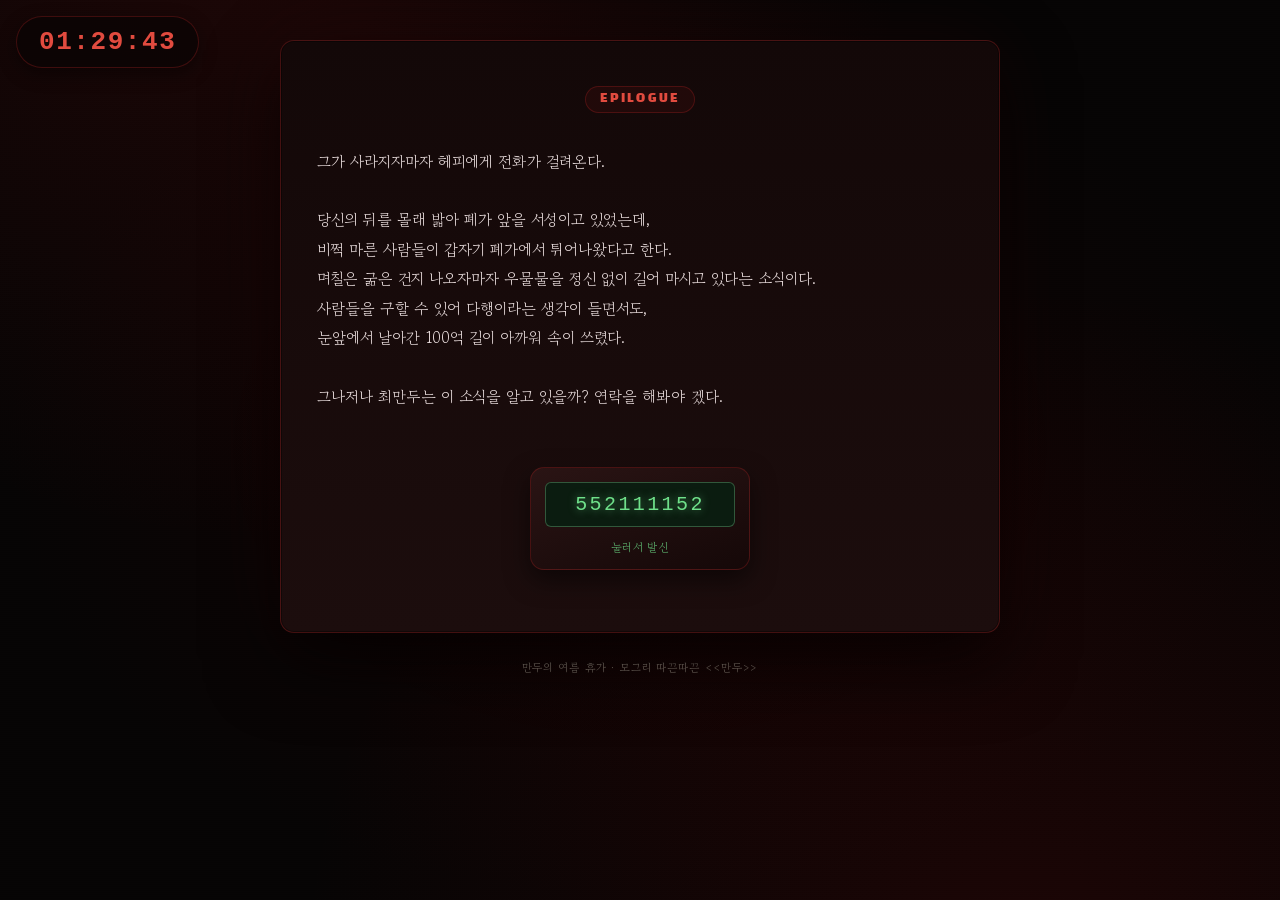
<file: ending/index.html>
<!DOCTYPE html>
<html lang="ko">
<head>
<meta charset="UTF-8" />
<meta name="viewport" content="width=device-width, initial-scale=1.0" />
<title>만두의 여름 휴가 - END</title>
<link rel="stylesheet" href="../assets/style.css" />
</head>
<body>
  <main class="stage ending-stage">
    <!-- <div class="ending-glyph">🥟</div> -->
    <span class="chapter-tag">EPILOGUE</span>
    <!-- <h1 class="title">무사히, 모두 함께</h1> -->

    <p class="story" style="text-align:left;">그가 사라지자마자 헤피에게 전화가 걸려온다.<br>
      당신의 뒤를 몰래 밟아 폐가 앞을 서성이고 있었는데,<br>비쩍 마른 사람들이 갑자기 폐가에서 튀어나왔다고 한다. 
      며칠은 굶은 건지 나오자마자 우물물을 정신 없이 길어 마시고 있다는 소식이다.
      사람들을 구할 수 있어 다행이라는 생각이 들면서도, <br>눈앞에서 날아간 100억 길이 아까워 속이 쓰렸다.<br>
      그나저나 최만두는 이 소식을 알고 있을까? 연락을 해봐야 겠다.<br><br></p>

    <button type="button" class="pager" id="pager-btn" aria-label="최만두에게 전화 걸기">
      <div class="pager-screen">
        <div class="pager-digits" id="pager-digits">552111152</div>
      </div>
      <div class="pager-caption" id="pager-caption">눌러서 발신</div>
    </button>
    
    <div class="end-overlay" id="end-overlay">
      <div class="end-overlay-inner">
        <p class="end-overlay-title">THE END</p>
        <p class="end-overlay-text">탈출 성공!<br>김교자와 이딤섬을 무사히 구출했습니다.</p>
        <!-- 만두 여름휴가 채널 -->
        <a class="btn" href="https://discord.com/channels/1397020463141490798/1543181663159451668" id="return-btn" style="margin-top: 24px;">만두의 품으로 돌아가기</a>
      </div>
    </div>
  </main>
  <p class="brand-footer">만두의 여름 휴가 · 모그리 따끈따끈 <<만두>></p>

  <audio id="bgmend1" src="../assets/sound/bgmend1.mp3" preload="auto"></audio>
  <audio id="bgmend2" src="../assets/sound/bgmend2.mp3" loop preload="auto"></audio>

  <script>
    (function () {
      var btn = document.getElementById('pager-btn');
      var caption = document.getElementById('pager-caption');
      var bgm1 = document.getElementById('bgmend1');
      var bgm2 = document.getElementById('bgmend2');
      var overlay = document.getElementById('end-overlay');
      var connected = false;
      var bgm1Timer = null;
      var endOverlayTimer = null;

      bgm1.volume = 0.2;
      bgm2.volume = 0.2;

      btn.addEventListener('click', function () {
        if (connected) return;

        connected = true;
        btn.classList.add('connected');
        caption.textContent = '연결 중...';

        bgm2.play().catch(function (err) {
          console.error('[BGM] 재생 실패:', err);
          caption.textContent = '재생할 수 없습니다 (콘솔 확인)';
        });

        bgm1Timer = setTimeout(function () {
          bgm1.play().catch(function (err) {
            console.error('[BGM] 재생 실패:', err);
          });
        }, 10000);

        // setTimeout(function () {
        //   if (connected) caption.textContent = '통화가 연결되었습니다.';
        // }, 1200);

        endOverlayTimer = setTimeout(function () {
          overlay.classList.add('show');
        }, 25000);
      });
    })();
  </script>

  <script src="../assets/timer.js"></script>
</body>
</html>
</file>
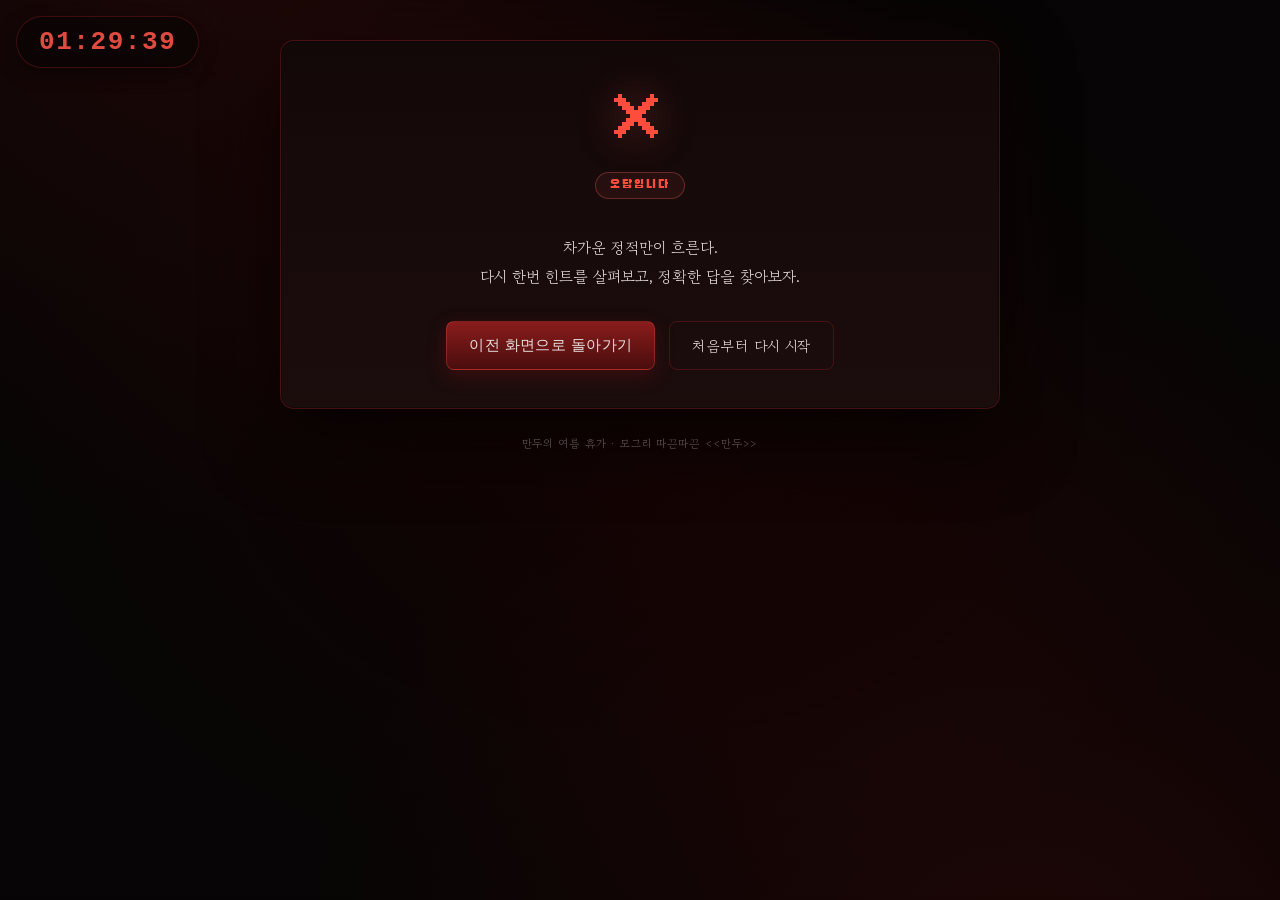
<file: fail/index.html>
<!DOCTYPE html>
<html lang="ko">
<head>
<meta charset="UTF-8" />
<meta name="viewport" content="width=device-width, initial-scale=1.0" />
<title>바보만두 당첨</title>
<link rel="stylesheet" href="../assets/style.css" />
</head>
<body>
  <main class="stage fail-stage">
    <div class="fail-glyph">✕</div>
    <span class="chapter-tag" style="border-color: rgba(224,90,80,0.35); color: var(--danger-bright); background: rgba(224,90,80,0.08);">오답입니다</span>

    <p class="story">차가운 정적만이 흐른다. 
      다시 한번 힌트를 살펴보고, 정확한 답을 찾아보자.</p>

    <div class="footer-nav" style="justify-content:center; gap:14px;">
      <button class="btn" id="back-btn" type="button">이전 화면으로 돌아가기</button>
      <a class="btn btn-secondary" href="../index.html">처음부터 다시 시작</a>
    </div>
  </main>

  <p class="brand-footer">만두의 여름 휴가 · 모그리 따끈따끈 <<만두>></p>

  <script>
    document.getElementById("back-btn").addEventListener("click", () => {
      if (document.referrer && document.referrer.includes(window.location.host)) {
        window.location.href = document.referrer;
      } else {
        history.back();
      }
    });
  </script>

  <script src="../assets/timer.js"></script>
</body>
</html>
</file>
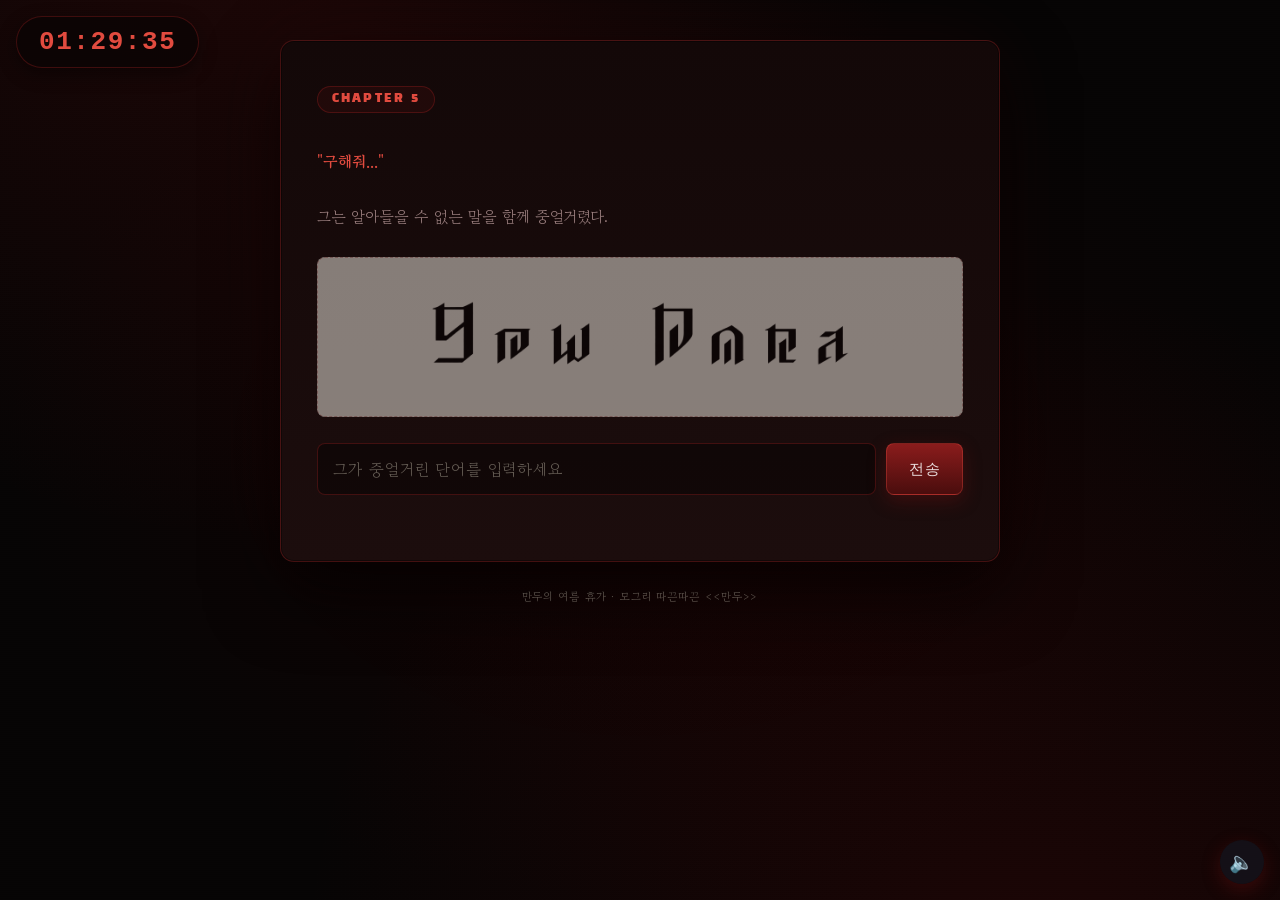
<file: help/index.html>
<!DOCTYPE html>
<html lang="ko">
<head>
<meta charset="UTF-8" />
<meta name="viewport" content="width=device-width, initial-scale=1.0" />
<title>만두의 여름 휴가 5</title>
<link rel="stylesheet" href="../assets/style.css" />
</head>
<body>
  <main class="stage">
    <span class="chapter-tag">CHAPTER 5</span>

    <p class="story"><strong>"구해줘..."</strong></p>
    <p class="story dim">그는 알아들을 수 없는 말을 함께 중얼거렸다.</p>

  <div class="art-slot" style="min-height:160px; background-color:#f5f0e6; opacity:0.5; border-radius:8px;">
    <!-- <span class="slot-label">[ 노르브란트어로 쓰인 "The Husk" 이미지 자리 ]</span> -->
    <img src="../assets/img/quiz.png" style="width:100%; height:100%; object-fit:contain; display:block;">
  </div>

    <form class="answer-form" id="help-form">
      <div class="answer-row">
        <input type="text" id="help-input" placeholder="그가 중얼거린 단어를 입력하세요" autocomplete="off" />
        <button type="submit">전송</button>
      </div>
      <div class="error-msg" id="help-error"></div>
    </form>

    <p class="story dim" id="help-hint" style="display:none;">감정표현을 사용해보자. 단서를 얻을 수 있을지 모른다.</p>
  </main>

  <p class="brand-footer">만두의 여름 휴가 · 모그리 따끈따끈 <<만두>></p>

    <audio id="bgm" src="../assets/sound/bgm6.mp3" loop preload="auto"></audio>

  <button id="bgm-toggle" aria-label="배경음악 켜기/끄기" title="배경음악 켜기/끄기"
    style="position:fixed; right:16px; bottom:16px; z-index:999; width:44px; height:44px;
          border-radius:50%; border:none; background:rgba(20,20,30,0.75); color:#fff;
          font-size:20px; line-height:44px; text-align:center; cursor:pointer; padding:0;">🔈</button>

<script>
(function () {
  var audio = document.getElementById('bgm');
  var btn = document.getElementById('bgm-toggle');
  var userPaused = false;

  audio.volume = 0.20; // 볼륨 50% (0.0 ~ 1.0 사이로 조절 가능)

  // 아이콘은 "내가 껐다/켰다" 여부가 아니라 실제 audio 상태를 그대로 따라가게 함
  audio.addEventListener('play',  function () { btn.textContent = '🔈'; });
  audio.addEventListener('pause', function () { btn.textContent = '🔇'; });

  // 파일을 못 찾거나 재생 자체가 실패하면 콘솔에 원인을 남기고 버튼에 표시
  audio.addEventListener('error', function () {
    var code = audio.error ? audio.error.code : '?';
    console.error('[BGM] 로드/재생 실패 (code ' + code + '). src="' + audio.currentSrc + '" 경로와 파일이 실제로 있는지 확인하세요.');
    btn.textContent = '⚠️';
    btn.title = 'BGM 파일을 재생할 수 없습니다 (콘솔 확인)';
  });

  function armResumeOnInteraction() {
    var resume = function () {
      if (!userPaused) {
        audio.play().catch(function (err) { console.error('[BGM] play() 실패:', err); });
      }
      window.removeEventListener('pointerdown', resume);
      window.removeEventListener('keydown', resume);
    };
    window.addEventListener('pointerdown', resume, { once: true });
    window.addEventListener('keydown', resume, { once: true });
  }

  function tryPlay() {
    var p = audio.play();
    if (p && typeof p.catch === 'function') {
      p.catch(function (err) {
        // 자동재생이 막힌 경우(NotAllowedError): 첫 사용자 입력 시 재생
        console.warn('[BGM] 자동재생이 막혔습니다. 화면을 한 번 클릭/터치하면 재생됩니다.', err);
        armResumeOnInteraction();
      });
    }
  }

  btn.addEventListener('click', function () {
    if (audio.paused) {
      userPaused = false;
      audio.play().catch(function (err) { console.error('[BGM] play() 실패:', err); });
    } else {
      userPaused = true;
      audio.pause();
    }
  });

  tryPlay();
})();
</script>

  <script src="../assets/answer.js"></script>
  <script>
    initAnswerForm({
      formId: "help-form",
      inputId: "help-input",
      errorId: "help-error",
      answers: ["The Husk"],
      nextUrl: "../husk/",
      failUrl: "../fail/"
    });

    setTimeout(() => {
      document.getElementById("help-hint").style.display = "block";
    }, 3000 * 10);
  </script>

  <script src="../assets/timer.js"></script>
</body>
</html>
</file>
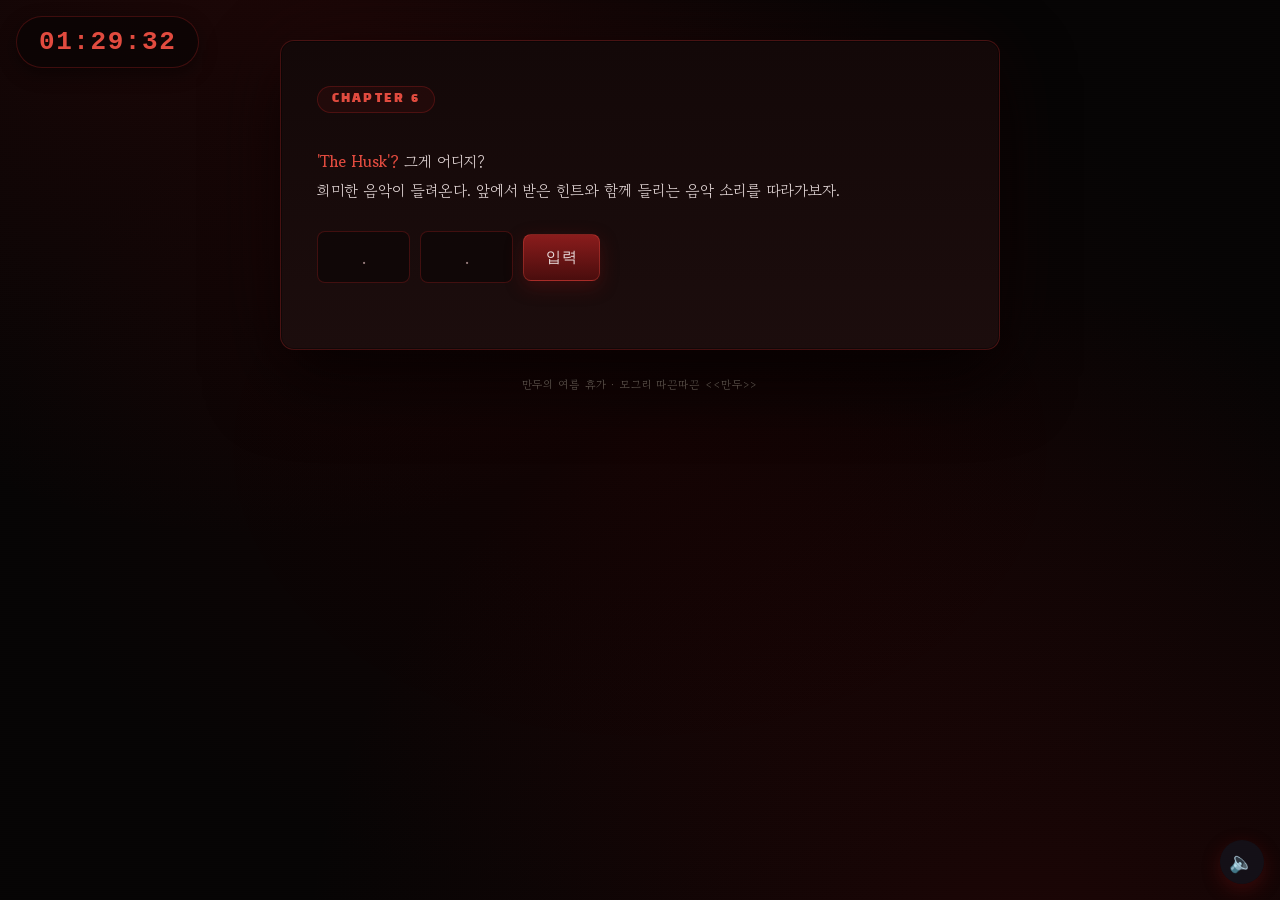
<file: husk/index.html>
<!DOCTYPE html>
<html lang="ko">
<head>
<meta charset="UTF-8" />
<meta name="viewport" content="width=device-width, initial-scale=1.0" />
<title>만두의 여름 휴가 6</title>
<link rel="stylesheet" href="../assets/style.css" />
</head>
<body>
  <main class="stage">
    <span class="chapter-tag">CHAPTER 6</span>
    <p class="story"><strong>'The Husk'?</strong> 그게 어디지?<br>희미한 음악이 들려온다. 앞에서 받은 힌트와 함께 들리는 음악 소리를 따라가보자.</p>

    <div class="hint-box" id="help-hints" style="display:none;">
      <b>힌트</b>
      <div id="help-hint-list"></div>
    </div>

    <form class="answer-form" id="quiz2-form" style="margin-top: 24px;">
      <div class="coord-row">
        <div class="coord-group">
          <input type="text" inputmode="numeric" pattern="[0-9]*" maxlength="2" class="coord-input" id="quiz2-x1" autocomplete="off" />
          <span class="coord-dot">.</span>
          <input type="text" inputmode="numeric" pattern="[0-9]*" maxlength="1" class="coord-input" id="quiz2-x2" autocomplete="off" />
        </div>
        <div class="coord-group">
          <input type="text" inputmode="numeric" pattern="[0-9]*" maxlength="2" class="coord-input" id="quiz2-y1" autocomplete="off" />
          <span class="coord-dot">.</span>
          <input type="text" inputmode="numeric" pattern="[0-9]*" maxlength="1" class="coord-input" id="quiz2-y2" autocomplete="off" />
        </div>
        <button type="submit">입력</button>
      </div>
      <div class="error-msg" id="quiz2-error"></div>
    </form>
  </main>

  <p class="brand-footer">만두의 여름 휴가 · 모그리 따끈따끈 <<만두>></p>

  <script>
    (function () {
      const form = document.getElementById("quiz2-form");
      const errorEl = document.getElementById("quiz2-error");
      const fields = ["quiz2-x1", "quiz2-x2", "quiz2-y1", "quiz2-y2"].map((id) => document.getElementById(id));
      const answer = ["8", "3", "31", "2"];
      const nextUrl = "../whisper/";
      const failUrl = "../fail/";

      fields.forEach((el, i) => {
        el.addEventListener("input", () => {
          el.value = el.value.replace(/[^0-9]/g, "");
          if (el.value.length >= el.maxLength && i < fields.length - 1) {
            fields[i + 1].focus();
          }
        });
        el.addEventListener("keydown", (e) => {
          if (e.key === "Backspace" && el.value.length === 0 && i > 0) {
            fields[i - 1].focus();
          }
        });
      });

      form.addEventListener("submit", function (e) {
        e.preventDefault();
        const values = fields.map((el) => el.value.trim());

        if (values.some((v) => v.length === 0)) {
          showError("네 칸을 모두 입력해 주세요.");
          return;
        }

        const correct = values.every((v, i) => v === answer[i]);

        if (correct) {
          form.querySelector("button[type=submit]").disabled = true;
          errorEl.textContent = "";
          errorEl.classList.remove("show");
          setTimeout(() => {
            window.location.href = nextUrl;
          }, 350);
        } else {
          setTimeout(() => {
            window.location.href = failUrl;
          }, 300);
          showError("정답이 아닙니다... 기록을 확인하는 중.");
        }
      });

      function showError(msg) {
        errorEl.textContent = msg;
        errorEl.classList.remove("show");
        void errorEl.offsetWidth;
        errorEl.classList.add("show");
      }
    })();
  </script>
  <!-- FFXIV OST The RakTika Greatwood Theme #2 ( A Hopeless Race ) -->
  <audio id="bgm" src="../assets/sound/bgm5.mp3" loop preload="auto"></audio>

  <button id="bgm-toggle" aria-label="배경음악 켜기/끄기" title="배경음악 켜기/끄기"
    style="position:fixed; right:16px; bottom:16px; z-index:999; width:44px; height:44px;
          border-radius:50%; border:none; background:rgba(20,20,30,0.75); color:#fff;
          font-size:20px; line-height:44px; text-align:center; cursor:pointer; padding:0;">🔈</button>

  <script>
  (function () {
    var audio = document.getElementById('bgm');
    var btn = document.getElementById('bgm-toggle');
    var userPaused = false;

    audio.volume = 0.02; // 볼륨 50% (0.0 ~ 1.0 사이로 조절 가능)

    // 아이콘은 "내가 껐다/켰다" 여부가 아니라 실제 audio 상태를 그대로 따라가게 함
    audio.addEventListener('play',  function () { btn.textContent = '🔈'; });
    audio.addEventListener('pause', function () { btn.textContent = '🔇'; });

    // 파일을 못 찾거나 재생 자체가 실패하면 콘솔에 원인을 남기고 버튼에 표시
    audio.addEventListener('error', function () {
      var code = audio.error ? audio.error.code : '?';
      console.error('[BGM] 로드/재생 실패 (code ' + code + '). src="' + audio.currentSrc + '" 경로와 파일이 실제로 있는지 확인하세요.');
      btn.textContent = '⚠️';
      btn.title = 'BGM 파일을 재생할 수 없습니다 (콘솔 확인)';
    });

    function armResumeOnInteraction() {
      var resume = function () {
        if (!userPaused) {
          audio.play().catch(function (err) { console.error('[BGM] play() 실패:', err); });
        }
        window.removeEventListener('pointerdown', resume);
        window.removeEventListener('keydown', resume);
      };
      window.addEventListener('pointerdown', resume, { once: true });
      window.addEventListener('keydown', resume, { once: true });
    }

    function tryPlay() {
      var p = audio.play();
      if (p && typeof p.catch === 'function') {
        p.catch(function (err) {
          // 자동재생이 막힌 경우(NotAllowedError): 첫 사용자 입력 시 재생
          console.warn('[BGM] 자동재생이 막혔습니다. 화면을 한 번 클릭/터치하면 재생됩니다.', err);
          armResumeOnInteraction();
        });
      }
    }

    btn.addEventListener('click', function () {
      if (audio.paused) {
        userPaused = false;
        audio.play().catch(function (err) { console.error('[BGM] play() 실패:', err); });
      } else {
        userPaused = true;
        audio.pause();
      }
    });

    tryPlay();
  })();
  </script>

  <script>
  (function () {
    const helpHints = [
      "해가 지면 들을 수 있는 노래였던 것 같아.",
      "익숙한 멜로디가 들리는 것 같아...... ㄹㅎ ㄱㄹㅁㅇ ㅋㄹ",
      "라케티카 대삼림인가?"
    ];
    const helpHintBox = document.getElementById("help-hints");
    const helpHintList = document.getElementById("help-hint-list");
    helpHints.forEach((text, idx) => {
      setTimeout(() => {
        helpHintBox.style.display = "block";
        const p = document.createElement("p");
        p.style.margin = idx === 0 ? "6px 0 0" : "8px 0 0";
        p.textContent = text;
        helpHintList.appendChild(p);
      }, (idx + 1) * 90 * 1000);
    });
  })();
  </script>

  <script src="../assets/timer.js"></script>
</body>
</html>
</file>
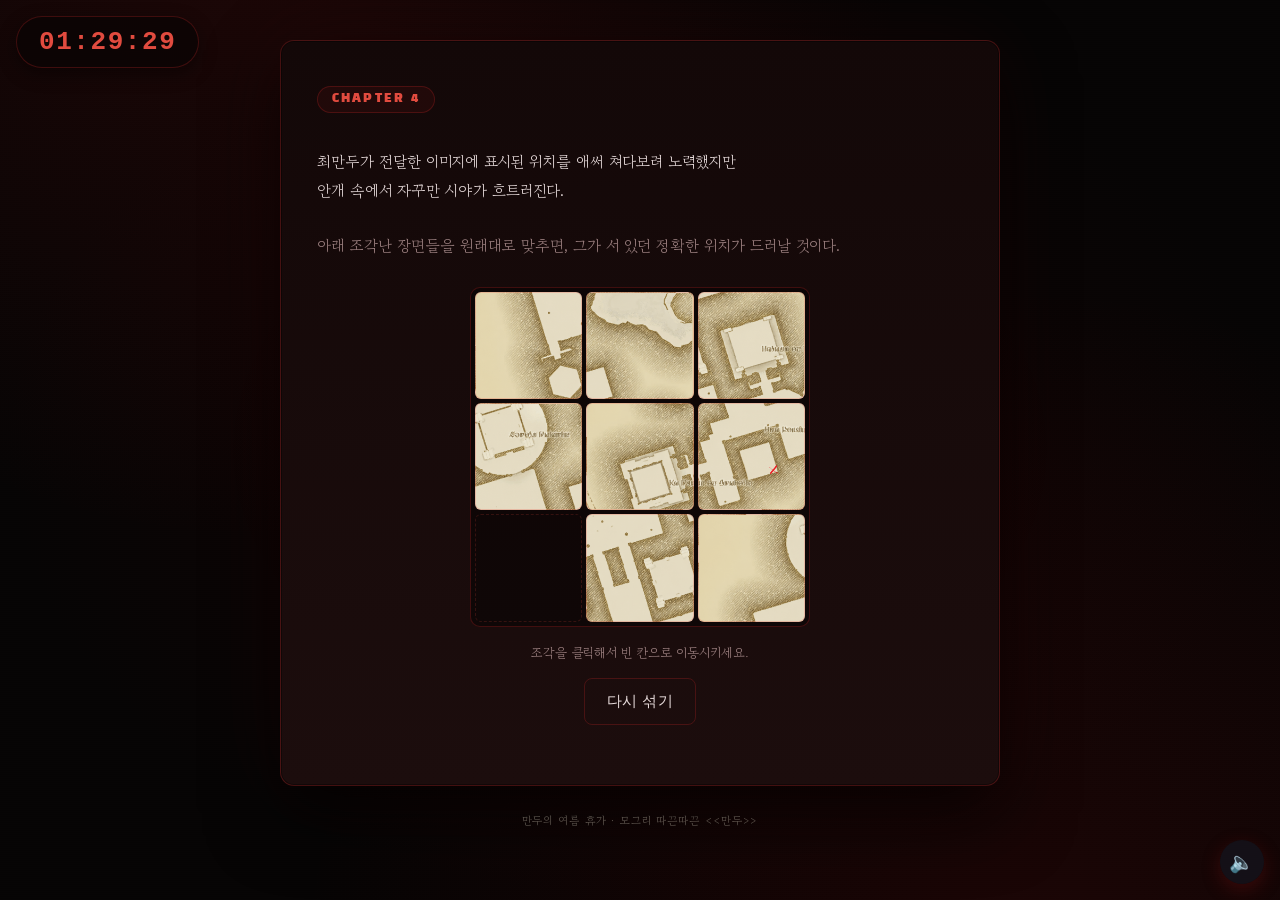
<file: puzzle/index.html>
<!DOCTYPE html>
<html lang="ko">
<head>
<meta charset="UTF-8" />
<meta name="viewport" content="width=device-width, initial-scale=1.0" />
<title>만두의 여름 휴가 4</title>
<link rel="stylesheet" href="../assets/style.css" />
</head>
<body>
  <main class="stage">
    <span class="chapter-tag">CHAPTER 4</span>
    <!-- <h1 class="title">동굴 깊은 곳, 검은 로브의 인물</h1> -->

    <!-- <div class="note-card">
      <span class="speaker">퀴즈 3</span> 흔적을 따라서
      <span class="msg-time">목적지: 야크텔 밀림 - 깊푸른 세슈드로스 (하늘심연 세노테 입구)</span>
    </div> -->

    <p class="story">최만두가 전달한 이미지에 표시된 위치를 애써 쳐다보려 노력했지만<br/> 안개 속에서 자꾸만 시야가 흐트러진다.</p>
    <p class="story dim">아래 조각난 장면들을 원래대로 맞추면, 그가 서 있던 정확한 위치가 드러날 것이다.</p>

    <div class="puzzle-wrap">
      <div class="puzzle-board" id="puzzle-board"></div>
      <div class="puzzle-status" id="puzzle-status">조각을 클릭해서 빈 칸으로 이동시키세요.</div>
      <button id="shuffle-btn" class="btn-secondary" type="button">다시 섞기</button>
    </div>

    <div class="npc-reveal" id="npc-reveal">
      <p class="story" style="text-align:center;">지도에 표시된 곳에 도착하니, 로브를 쓴 인물의 형상이 또렷해진다. <br/> 이 사람도 폐가에 갇혔던 피해자인 듯 하다.</p>
      <div class="npc-figure" id="npc-figure" title="말을 건다">🕯️</div>
      <p class="dim" style="font-size:13px;">그의 관심을 끌 방법이 있을까?</p>
    </div>

    <div id="answer-section" style="display:none;">
      <!-- <p class="story">
        <strong>(※ 실제 게임 내에서 진행자가 보내는 귓속말/암호를 받아 아래에 입력하세요)</strong><br>
        갇힌 영혼들이 모여있는 진짜 장소를 가리키는 암호가 나타난다.
      </p> -->

      <!-- <div class="note-card">
        <span class="speaker">퀴즈 4</span> 영혼이 갇힌 곳
        <span class="msg-time">목적지: 라케티카 대삼림 - 사튀아 습지 (깨진 보물알)</span>
      </div> -->

      <form class="answer-form" id="quiz4-form">
        <label for="quiz4-input">전달받은 암호를 입력하세요</label>
        <div class="answer-row">
          <input type="text" id="quiz4-input" placeholder="정답을 입력하세요" autocomplete="off" />
          <button type="submit">전송</button>
        </div>
        <div class="error-msg" id="quiz4-error"></div>
      </form>

      <!-- <div class="hint-box">
        <b>진행자 안내</b><br>
        현재 예시 정답은 <b>귓속말답장</b> 입니다. 실제 진행 시 인게임에서 참가자에게 귓속말로 전달할 암호로 바꿔서 사용하세요.
      </div> -->
    </div>
  </main>

  <p class="brand-footer">만두의 여름 휴가 · 모그리 따끈따끈 <<만두>></p>

  <!-- Gothic Organ Music - "Moonlit Chambers" -->
  <audio id="bgm" src="../assets/sound/bgm4.mp3" loop preload="auto"></audio>

  <button id="bgm-toggle" aria-label="배경음악 켜기/끄기" title="배경음악 켜기/끄기"
    style="position:fixed; right:16px; bottom:16px; z-index:999; width:44px; height:44px;
          border-radius:50%; border:none; background:rgba(20,20,30,0.75); color:#fff;
          font-size:20px; line-height:44px; text-align:center; cursor:pointer; padding:0;">🔈</button>

<script>
(function () {
  var audio = document.getElementById('bgm');
  var btn = document.getElementById('bgm-toggle');
  var userPaused = false;

  audio.volume = 0.10; // 볼륨 50% (0.0 ~ 1.0 사이로 조절 가능)

  // 아이콘은 "내가 껐다/켰다" 여부가 아니라 실제 audio 상태를 그대로 따라가게 함
  audio.addEventListener('play',  function () { btn.textContent = '🔈'; });
  audio.addEventListener('pause', function () { btn.textContent = '🔇'; });

  // 파일을 못 찾거나 재생 자체가 실패하면 콘솔에 원인을 남기고 버튼에 표시
  audio.addEventListener('error', function () {
    var code = audio.error ? audio.error.code : '?';
    console.error('[BGM] 로드/재생 실패 (code ' + code + '). src="' + audio.currentSrc + '" 경로와 파일이 실제로 있는지 확인하세요.');
    btn.textContent = '⚠️';
    btn.title = 'BGM 파일을 재생할 수 없습니다 (콘솔 확인)';
  });

  function armResumeOnInteraction() {
    var resume = function () {
      if (!userPaused) {
        audio.play().catch(function (err) { console.error('[BGM] play() 실패:', err); });
      }
      window.removeEventListener('pointerdown', resume);
      window.removeEventListener('keydown', resume);
    };
    window.addEventListener('pointerdown', resume, { once: true });
    window.addEventListener('keydown', resume, { once: true });
  }

  function tryPlay() {
    var p = audio.play();
    if (p && typeof p.catch === 'function') {
      p.catch(function (err) {
        // 자동재생이 막힌 경우(NotAllowedError): 첫 사용자 입력 시 재생
        console.warn('[BGM] 자동재생이 막혔습니다. 화면을 한 번 클릭/터치하면 재생됩니다.', err);
        armResumeOnInteraction();
      });
    }
  }

  btn.addEventListener('click', function () {
    if (audio.paused) {
      userPaused = false;
      audio.play().catch(function (err) { console.error('[BGM] play() 실패:', err); });
    } else {
      userPaused = true;
      audio.pause();
    }
  });

  tryPlay();
})();
</script>

  <script src="../assets/answer.js"></script>
  <script>
    /* ===== 3x3 슬라이드 퍼즐 (숫자 타일 버전, 이미지 있으면 CSS로 교체 가능) ===== */
    const SIZE = 3;
    const board = document.getElementById("puzzle-board");
    const statusEl = document.getElementById("puzzle-status");
    let tiles = [];       // 현재 배치된 값 (0 = 빈칸)
    let solved = false;

    // 이미지를 쓰고 싶다면: 아래 TILE_IMAGE에 경로를 넣고,
    // .puzzle-tile 스타일이 자동으로 배경을 분할해서 보여줍니다.
    const TILE_IMAGE = "../assets/img/puzzle-npc.png";

    function createSolvedArray() {
      const arr = [];
      for (let i = 1; i < SIZE * SIZE; i++) arr.push(i);
      arr.push(0);
      return arr;
    }

    function isSolvable(arr) {
      const flat = arr.filter((v) => v !== 0);
      let inversions = 0;
      for (let i = 0; i < flat.length; i++) {
        for (let j = i + 1; j < flat.length; j++) {
          if (flat[i] > flat[j]) inversions++;
        }
      }
      const emptyRowFromBottom = SIZE - Math.floor(arr.indexOf(0) / SIZE);
      if (SIZE % 2 === 0) {
        return (inversions + emptyRowFromBottom) % 2 === 1;
      }
      return inversions % 2 === 0;
    }

    function shuffle() {
      let arr;
      do {
        arr = createSolvedArray();
        for (let i = arr.length - 1; i > 0; i--) {
          const j = Math.floor(Math.random() * (i + 1));
          [arr[i], arr[j]] = [arr[j], arr[i]];
        }
      } while (!isSolvable(arr) || isSolved(arr));
      tiles = arr;
      solved = false;
      render();
      statusEl.textContent = "조각을 클릭해서 빈 칸으로 이동시키세요.";
    }

    function isSolved(arr) {
      for (let i = 0; i < arr.length - 1; i++) {
        if (arr[i] !== i + 1) return false;
      }
      return arr[arr.length - 1] === 0;
    }

    function render() {
      board.style.gridTemplateColumns = `repeat(${SIZE}, 1fr)`;
      board.style.gridTemplateRows = `repeat(${SIZE}, 1fr)`;
      board.innerHTML = "";
      tiles.forEach((val, idx) => {
        const cell = document.createElement("div");
        if (val === 0) {
          cell.className = "puzzle-tile empty";
        } else {
          cell.className = "puzzle-tile";
          cell.textContent = val;
          if (TILE_IMAGE) {
            const originalIdx = val - 1;
            const col = originalIdx % SIZE;
            const row = Math.floor(originalIdx / SIZE);
            cell.style.setProperty("--tile-img", `url(${TILE_IMAGE})`);
            cell.style.setProperty("--tile-bg-size", `${SIZE * 100}%`);
            cell.style.setProperty("--bx", `${(col / (SIZE - 1)) * 100}%`);
            cell.style.setProperty("--by", `${(row / (SIZE - 1)) * 100}%`);
            cell.textContent = "";
          }
          cell.addEventListener("click", () => tryMove(idx));
        }
        board.appendChild(cell);
      });
    }

    function tryMove(idx) {
      if (solved) return;
      const emptyIdx = tiles.indexOf(0);
      const idxRow = Math.floor(idx / SIZE), idxCol = idx % SIZE;
      const emptyRow = Math.floor(emptyIdx / SIZE), emptyCol = emptyIdx % SIZE;
      const adjacent =
        (idxRow === emptyRow && Math.abs(idxCol - emptyCol) === 1) ||
        (idxCol === emptyCol && Math.abs(idxRow - emptyRow) === 1);
      if (!adjacent) return;

      [tiles[idx], tiles[emptyIdx]] = [tiles[emptyIdx], tiles[idx]];
      render();

      //if (true) {
      if (isSolved(tiles)) {
        solved = true;
        statusEl.textContent = "안개가 걷히고 있다...";
        setTimeout(() => {
          document.getElementById("npc-reveal").classList.add("show");
          document.getElementById("npc-reveal").scrollIntoView({ behavior: "smooth", block: "center" });
        }, 500);
      }
    }

    document.getElementById("shuffle-btn").addEventListener("click", shuffle);
    shuffle();

    document.getElementById("npc-figure").addEventListener("click", function () {
      this.style.pointerEvents = "none";
      this.style.filter = "brightness(1.4)";
      const section = document.getElementById("answer-section");
      section.style.display = "block";
      section.scrollIntoView({ behavior: "smooth", block: "start" });
    });

    initAnswerForm({
      formId: "quiz4-form",
      inputId: "quiz4-input",
      errorId: "quiz4-error",
      answers: ["구해줘"],
      nextUrl: "../help/",
      failUrl: "../fail/"
    });
  </script>

  <script src="../assets/timer.js"></script>
</body>
</html>
</file>
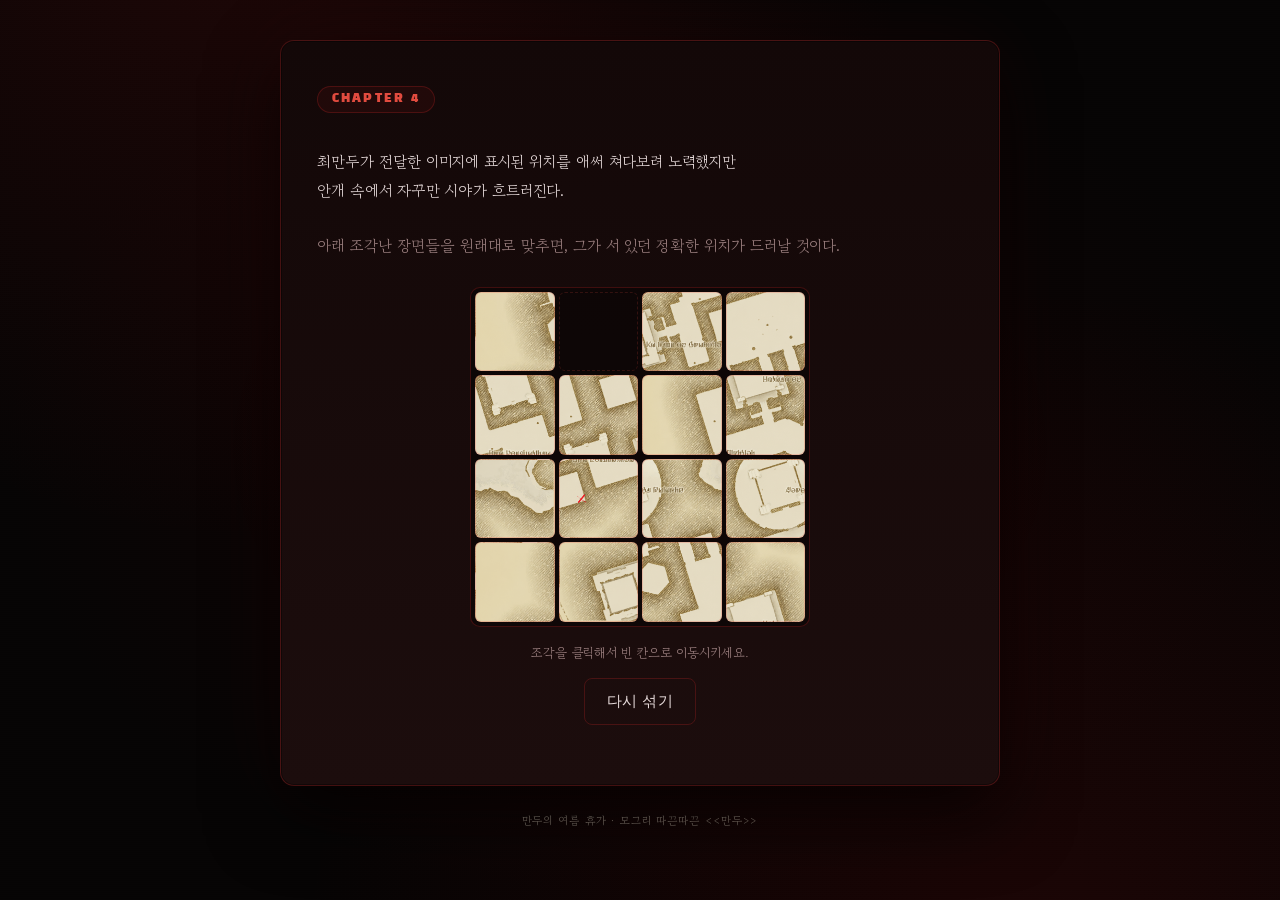
<file: tempest/index.html>
<!DOCTYPE html>
<html lang="ko">
<head>
<meta charset="UTF-8" />
<meta name="viewport" content="width=device-width, initial-scale=1.0" />
<title>만두의 여름 휴가 4</title>
<link rel="stylesheet" href="../assets/style.css" />
</head>
<body>
  <main class="stage">
    <span class="chapter-tag">CHAPTER 4</span>
    <!-- <h1 class="title">동굴 깊은 곳, 검은 로브의 인물</h1> -->

    <!-- <div class="note-card">
      <span class="speaker">퀴즈 3</span> 흔적을 따라서
      <span class="msg-time">목적지: 야크텔 밀림 - 깊푸른 세슈드로스 (하늘심연 세노테 입구)</span>
    </div> -->

    <p class="story">최만두가 전달한 이미지에 표시된 위치를 애써 쳐다보려 노력했지만<br/> 안개 속에서 자꾸만 시야가 흐트러진다.</p>
    <p class="story dim">아래 조각난 장면들을 원래대로 맞추면, 그가 서 있던 정확한 위치가 드러날 것이다.</p>

    <div class="puzzle-wrap">
      <div class="puzzle-board" id="puzzle-board"></div>
      <div class="puzzle-status" id="puzzle-status">조각을 클릭해서 빈 칸으로 이동시키세요.</div>
      <button id="shuffle-btn" class="btn-secondary" type="button">다시 섞기</button>
    </div>

    <div class="npc-reveal" id="npc-reveal">
      <p class="story" style="text-align:center; margin-bottom:6px;">안개가 걷히자, 로브를 쓴 인물의 형상이 또렷해진다.</p>
      <div class="npc-figure" id="npc-figure" title="말을 건다">🕯️</div>
      <p class="dim" style="font-size:13px;">그에게 다가가 귓속말로 특정 키워드를 보내자, 잠시 눈빛이 돌아오며 힌트를 중얼거린다.</p>
    </div>

    <div id="answer-section" style="display:none;">
      <p class="story">
        <strong>(※ 실제 게임 내에서 진행자가 보내는 귓속말/암호를 받아 아래에 입력하세요)</strong><br>
        다음 페이지에 접속하자, 갇힌 영혼들이 모여있는 진짜 장소를 가리키는 암호가 나타난다.
      </p>

      <div class="note-card">
        <span class="speaker">퀴즈 4</span> 영혼이 갇힌 곳
        <span class="msg-time">목적지: 라케티카 대삼림 - 사튀아 습지 (깨진 보물알)</span>
      </div>

      <form class="answer-form" id="quiz4-form">
        <label for="quiz4-input">귓속말로 전달받은 암호를 입력하세요</label>
        <div class="answer-row">
          <input type="text" id="quiz4-input" placeholder="정답을 입력하세요" autocomplete="off" />
          <button type="submit">전송</button>
        </div>
        <div class="error-msg" id="quiz4-error"></div>
      </form>

      <div class="hint-box">
        <b>진행자 안내</b><br>
        현재 예시 정답은 <b>귓속말답장</b> 입니다. 실제 진행 시 인게임에서 참가자에게 귓속말로 전달할 암호로 바꿔서 사용하세요.
      </div>
    </div>
  </main>

  <p class="brand-footer">만두의 여름 휴가 · 모그리 따끈따끈 <<만두>></p>

  <script src="../assets/answer.js"></script>
  <script>
    /* ===== 4x4 슬라이드 퍼즐 (숫자 타일 버전, 이미지 있으면 CSS로 교체 가능) ===== */
    const SIZE = 4;
    const board = document.getElementById("puzzle-board");
    const statusEl = document.getElementById("puzzle-status");
    let tiles = [];       // 현재 배치된 값 (0 = 빈칸)
    let solved = false;

    // 이미지를 쓰고 싶다면: 아래 TILE_IMAGE에 경로를 넣고,
    // .puzzle-tile 스타일이 자동으로 배경을 분할해서 보여줍니다.
    const TILE_IMAGE = "../assets/img/tempest-npc.png";

    function createSolvedArray() {
      const arr = [];
      for (let i = 1; i < SIZE * SIZE; i++) arr.push(i);
      arr.push(0);
      return arr;
    }

    function isSolvable(arr) {
      const flat = arr.filter((v) => v !== 0);
      let inversions = 0;
      for (let i = 0; i < flat.length; i++) {
        for (let j = i + 1; j < flat.length; j++) {
          if (flat[i] > flat[j]) inversions++;
        }
      }
      const emptyRowFromBottom = SIZE - Math.floor(arr.indexOf(0) / SIZE);
      if (SIZE % 2 === 0) {
        return (inversions + emptyRowFromBottom) % 2 === 1;
      }
      return inversions % 2 === 0;
    }

    function shuffle() {
      let arr;
      do {
        arr = createSolvedArray();
        for (let i = arr.length - 1; i > 0; i--) {
          const j = Math.floor(Math.random() * (i + 1));
          [arr[i], arr[j]] = [arr[j], arr[i]];
        }
      } while (!isSolvable(arr) || isSolved(arr));
      tiles = arr;
      solved = false;
      render();
      statusEl.textContent = "조각을 클릭해서 빈 칸으로 이동시키세요.";
    }

    function isSolved(arr) {
      for (let i = 0; i < arr.length - 1; i++) {
        if (arr[i] !== i + 1) return false;
      }
      return arr[arr.length - 1] === 0;
    }

    function render() {
      board.innerHTML = "";
      tiles.forEach((val, idx) => {
        const cell = document.createElement("div");
        if (val === 0) {
          cell.className = "puzzle-tile empty";
        } else {
          cell.className = "puzzle-tile";
          cell.textContent = val;
          if (TILE_IMAGE) {
            const originalIdx = val - 1;
            const col = originalIdx % SIZE;
            const row = Math.floor(originalIdx / SIZE);
            cell.style.setProperty("--tile-img", `url(${TILE_IMAGE})`);
            cell.style.setProperty("--bx", `${(col / (SIZE - 1)) * 100}%`);
            cell.style.setProperty("--by", `${(row / (SIZE - 1)) * 100}%`);
            cell.textContent = "";
          }
          cell.addEventListener("click", () => tryMove(idx));
        }
        board.appendChild(cell);
      });
    }

    function tryMove(idx) {
      if (solved) return;
      const emptyIdx = tiles.indexOf(0);
      const idxRow = Math.floor(idx / SIZE), idxCol = idx % SIZE;
      const emptyRow = Math.floor(emptyIdx / SIZE), emptyCol = emptyIdx % SIZE;
      const adjacent =
        (idxRow === emptyRow && Math.abs(idxCol - emptyCol) === 1) ||
        (idxCol === emptyCol && Math.abs(idxRow - emptyRow) === 1);
      if (!adjacent) return;

      [tiles[idx], tiles[emptyIdx]] = [tiles[emptyIdx], tiles[idx]];
      render();

      if (isSolved(tiles)) {
        solved = true;
        statusEl.textContent = "안개가 걷히고 있다...";
        setTimeout(() => {
          document.getElementById("npc-reveal").classList.add("show");
          document.getElementById("npc-reveal").scrollIntoView({ behavior: "smooth", block: "center" });
        }, 500);
      }
    }

    document.getElementById("shuffle-btn").addEventListener("click", shuffle);
    shuffle();

    document.getElementById("npc-figure").addEventListener("click", function () {
      this.style.pointerEvents = "none";
      this.style.filter = "brightness(1.4)";
      const section = document.getElementById("answer-section");
      section.style.display = "block";
      section.scrollIntoView({ behavior: "smooth", block: "start" });
    });

    initAnswerForm({
      formId: "quiz4-form",
      inputId: "quiz4-input",
      errorId: "quiz4-error",
      answers: ["whisper"],
      nextUrl: "../whisper/",
      failUrl: "../fail/"
    });
  </script>
</body>
</html>
</file>
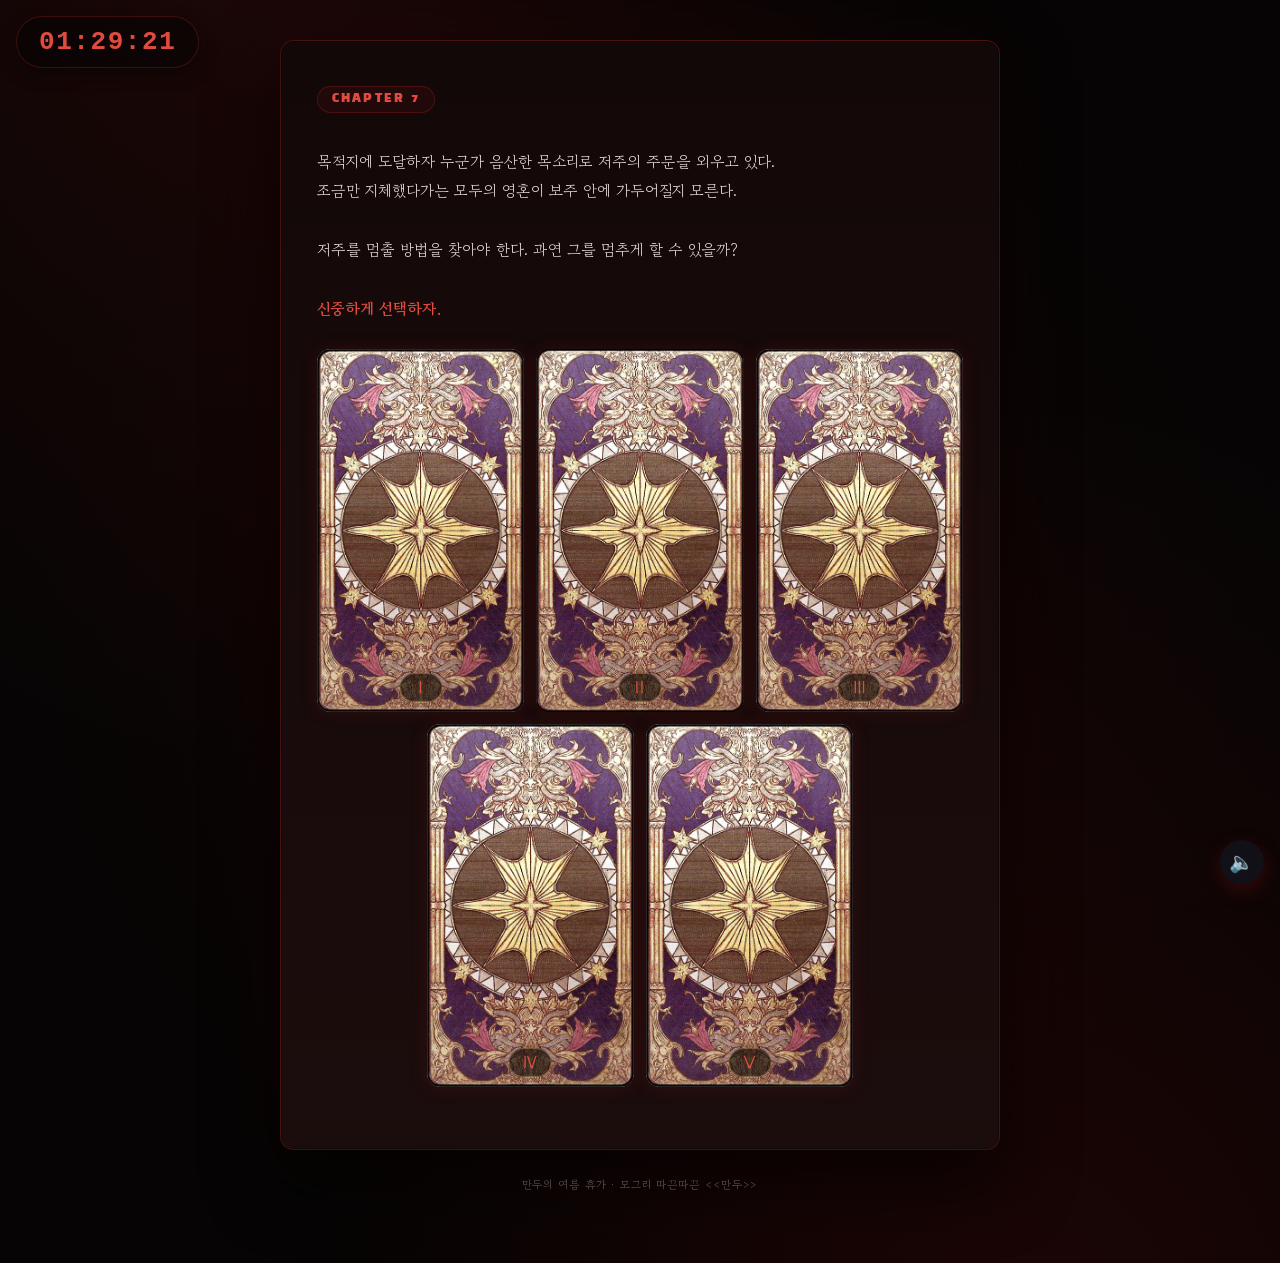
<file: whisper/index.html>
<!DOCTYPE html>
<html lang="ko">
<head>
<meta charset="UTF-8" />
<meta name="viewport" content="width=device-width, initial-scale=1.0" />
<title>만두의 여름 휴가 7</title>
<link rel="stylesheet" href="../assets/style.css" />
</head>
<body>
  <main class="stage">
    <span class="chapter-tag">CHAPTER 7</span>
    <!-- <h1 class="title">사튀아 습지, 저주의 목소리</h1> -->

    <p class="story">목적지에 도달하자 누군가 음산한 목소리로 저주의 주문을 외우고 있다.<br>조금만 지체했다가는 모두의 영혼이 보주 안에 가두어질지 모른다.<br><br>저주를 멈출 방법을 찾아야 한다. 과연 그를 멈추게 할 수 있을까?<br><br><strong>신중하게 선택하자.</strong></p>

    <!-- <div class="art-slot" style="min-height:160px;">
      <span class="slot-label">[ 주술사 / 영혼의 보주 이미지 자리 ]</span>
      <span class="slot-desc">assets/img/curse.jpg 로 교체하세요</span>
    </div> -->

    <div class="tarot-grid" id="tarot-grid">
      <div class="tarot-card" data-correct="false" role="button" tabindex="0" style="--n:1">
        <div class="tarot-card-inner">
          <div class="tarot-face tarot-back">
            <span class="tarot-numeral">Ⅰ</span>
          </div>
          <div class="tarot-face tarot-front">
            <span class="tarot-text">간절히 빌어본다.<br>"저주를 거두어 주십시오, 제발!"</span>
            <span class="tarot-confirm-hint">다시 눌러 대답하기</span>
          </div>
        </div>
      </div>
      <div class="tarot-card" data-correct="false" role="button" tabindex="0" style="--n:2">
        <div class="tarot-card-inner">
          <div class="tarot-face tarot-back">
            <span class="tarot-numeral">Ⅱ</span>
          </div>
          <div class="tarot-face tarot-front">
            <span class="tarot-text">백마도사 소울 크리스탈을<br>이용하여 보주를 향해<br>정화 마법을 시전한다.</span>
            <span class="tarot-confirm-hint">다시 눌러 대답하기</span>
          </div>
        </div>
      </div>
      <div class="tarot-card" data-correct="false" role="button" tabindex="0" style="--n:3">
        <div class="tarot-card-inner">
          <div class="tarot-face tarot-back">
            <span class="tarot-numeral">Ⅲ</span>
          </div>
          <div class="tarot-face tarot-front">
            <span class="tarot-text">어설프게 끼어들었다가는<br>나까지 잘못될 것 같다.<br>내면에 숨어있던<br>연기력을 활용한다.<br>"지나가겠습니다···."</span>
            <span class="tarot-confirm-hint">다시 눌러 대답하기</span>
          </div>
        </div>
      </div>
      <div class="tarot-card" data-correct="false" role="button" tabindex="0" style="--n:4">
        <div class="tarot-card-inner">
          <div class="tarot-face tarot-back">
            <span class="tarot-numeral">Ⅳ</span>
          </div>
          <div class="tarot-face tarot-front">
            <span class="tarot-text">이런 사람이랑은<br>말을 섞을 필요도 없다.<br>주저 없이 칼을 뽑아 든다.</span>
            <span class="tarot-confirm-hint">다시 눌러 대답하기</span>
          </div>
        </div>
      </div>
      <div class="tarot-card" data-correct="false" role="button" tabindex="0" style="--n:5">
        <div class="tarot-card-inner">
          <div class="tarot-face tarot-back">
            <span class="tarot-numeral">Ⅴ</span>
          </div>
          <div class="tarot-face tarot-front">
            <span class="tarot-text">이상한 사람이다······.<br>조용히 뒷걸음질 쳐서 도망간다.</span>
            <span class="tarot-confirm-hint">다시 눌러 대답하기</span>
          </div>
        </div>
      </div>
    </div>

    <div class="choice-feedback" id="choice-feedback"></div>
  </main>

  <div class="tarot-spotlight-backdrop" id="tarot-spotlight-backdrop"></div>

  <div class="tarot-card tarot-sealed locked" id="tarot-sealed" data-correct="true" role="button" tabindex="-1" aria-disabled="true" style="--n:6">
    <div class="tarot-card-inner">
      <div class="tarot-face tarot-back">
        <span class="tarot-numeral">?</span>
      </div>
      <div class="tarot-face tarot-front">
        <span class="tarot-text">"100억 길을 드리겠습니다."</span>
        <span class="tarot-confirm-hint">눌러서 전재산을 내놓기</span>
      </div>
    </div>
  </div>

  <div class="end-overlay" id="whisper-overlay">
    <div class="end-overlay-inner">
      <p class="end-overlay-text whisper-overlay-text">그렇게까지 한다니 하는 수 없지.<br>네 정성을 봐서 이번 한 번 만큼은 특별히 봐주마.</p>
    </div>
  </div>

  <p class="brand-footer">만두의 여름 휴가 · 모그리 따끈따끈 <<만두>></p>

  <!-- Attack on London - C.K.Martin -->
  <audio id="bgm" src="../assets/sound/bgm7.mp3" loop preload="auto"></audio>
  <audio id="bgm-tarot" src="../assets/sound/bgmtarot.mp3" loop preload="auto"></audio>
  <audio id="laugh-sfx" src="../assets/sound/laugh.mp3" preload="auto"></audio>

  <button id="bgm-toggle" aria-label="배경음악 켜기/끄기" title="배경음악 켜기/끄기"
    style="position:fixed; right:16px; bottom:16px; z-index:999; width:44px; height:44px;
          border-radius:50%; border:none; background:rgba(20,20,30,0.75); color:#fff;
          font-size:20px; line-height:44px; text-align:center; cursor:pointer; padding:0;">🔈</button>

<script>
(function () {
  var audio = document.getElementById('bgm');
  var btn = document.getElementById('bgm-toggle');
  var userPaused = false;

  audio.volume = 0.07; // 볼륨 50% (0.0 ~ 1.0 사이로 조절 가능)

  // 아이콘은 "내가 껐다/켰다" 여부가 아니라 실제 audio 상태를 그대로 따라가게 함
  audio.addEventListener('play',  function () { btn.textContent = '🔈'; });
  audio.addEventListener('pause', function () { btn.textContent = '🔇'; });

  // 파일을 못 찾거나 재생 자체가 실패하면 콘솔에 원인을 남기고 버튼에 표시
  audio.addEventListener('error', function () {
    var code = audio.error ? audio.error.code : '?';
    console.error('[BGM] 로드/재생 실패 (code ' + code + '). src="' + audio.currentSrc + '" 경로와 파일이 실제로 있는지 확인하세요.');
    btn.textContent = '⚠️';
    btn.title = 'BGM 파일을 재생할 수 없습니다 (콘솔 확인)';
  });

  function armResumeOnInteraction() {
    var resume = function () {
      if (!userPaused) {
        audio.play().catch(function (err) { console.error('[BGM] play() 실패:', err); });
      }
      window.removeEventListener('pointerdown', resume);
      window.removeEventListener('keydown', resume);
    };
    window.addEventListener('pointerdown', resume, { once: true });
    window.addEventListener('keydown', resume, { once: true });
  }

  function tryPlay() {
    var p = audio.play();
    if (p && typeof p.catch === 'function') {
      p.catch(function (err) {
        // 자동재생이 막힌 경우(NotAllowedError): 첫 사용자 입력 시 재생
        console.warn('[BGM] 자동재생이 막혔습니다. 화면을 한 번 클릭/터치하면 재생됩니다.', err);
        armResumeOnInteraction();
      });
    }
  }

  btn.addEventListener('click', function () {
    if (audio.paused) {
      userPaused = false;
      audio.play().catch(function (err) { console.error('[BGM] play() 실패:', err); });
    } else {
      userPaused = true;
      audio.pause();
    }
  });

  tryPlay();
})();
</script>
  <script>
    const cards = document.querySelectorAll(".tarot-card");
    const sealed = document.getElementById("tarot-sealed");
    const spotlightBackdrop = document.getElementById("tarot-spotlight-backdrop");
    const wrongCards = document.querySelectorAll(".tarot-card:not(.tarot-sealed)");
    const feedback = document.getElementById("choice-feedback");
    const bgmMain = document.getElementById("bgm");
    const bgmTarot = document.getElementById("bgm-tarot");
    const laughSfx = document.getElementById("laugh-sfx");
    laughSfx.volume = 0.1;
    let gameLocked = false;
    let burnedCount = 0;
    let feedbackTimer = null;

    function fadeAudio(el, toVolume, duration) {
      const steps = 12;
      const stepTime = duration / steps;
      const startVolume = el.volume;
      const delta = (toVolume - startVolume) / steps;
      let i = 0;
      const timer = setInterval(() => {
        i++;
        el.volume = Math.max(0, Math.min(1, startVolume + delta * i));
        if (i >= steps) {
          clearInterval(timer);
          if (toVolume === 0) el.pause();
        }
      }, stepTime);
    }

    function crossfadeToTarotBgm() {
      bgmTarot.volume = 0;
      bgmTarot.play().catch((err) => console.error("[BGM] bgmtarot 재생 실패:", err));
      fadeAudio(bgmTarot, 0.1, 800);
      fadeAudio(bgmMain, 0, 800);
    }

    const failLines = [
      "주술사가 코웃음을 친다. \"그런 걸로는 어림도 없지.\"",
      "저주의 목소리가 더 커진다. 통하지 않는 듯하다.",
      "아무 반응이 없다. 다른 방법을 찾아야 할 것 같다.",
      "주술사가 손을 내젓는다. \"부질없는 짓이군.\""
    ];

    function showFeedback(text) {
      feedback.textContent = text;
      feedback.classList.add("show");
      clearTimeout(feedbackTimer);
      feedbackTimer = setTimeout(() => {
        feedback.classList.remove("show");
      }, 3000);
    }

    function handleCardActivate(card) {
      if (gameLocked) return;
      if (card.classList.contains("burnt") || card.classList.contains("locked")) return;

      if (!card.classList.contains("revealed")) {
        card.classList.add("revealed");
        return;
      }

      if (card === sealed && !card.classList.contains("confirming")) {
        card.classList.add("confirming");
        const hint = card.querySelector(".tarot-confirm-hint");
        if (hint) hint.textContent = "이 선택은 무를 수 없습니다. 후회하지 마세요.";
        return;
      }

      if (card === sealed && !card.classList.contains("confirming-final")) {
        card.classList.add("confirming-final");
        card.classList.remove("tremble");
        void card.offsetWidth;
        card.classList.add("tremble");
        card.addEventListener("animationend", () => card.classList.remove("tremble"), { once: true });
        const hint = card.querySelector(".tarot-confirm-hint");
        if (hint) hint.textContent = "정말?";
        return;
      }

      if (card === sealed && !card.classList.contains("confirming-final-2")) {
        card.classList.add("confirming-final-2");
        card.classList.remove("tremble");
        void card.offsetWidth;
        card.classList.add("tremble");
        card.addEventListener("animationend", () => card.classList.remove("tremble"), { once: true });
        const hint = card.querySelector(".tarot-confirm-hint");
        if (hint) hint.textContent = "진짜로?";
        return;
      }

      const correct = card.dataset.correct === "true";

      if (correct) {
        gameLocked = true;
        document.getElementById("whisper-overlay").classList.add("show");

        fadeAudio(bgmTarot, 0, 800);

        laughSfx.currentTime = 0;
        laughSfx.play().catch((err) => console.error("[SFX] laugh 재생 실패:", err));
        setTimeout(() => {
          laughSfx.pause();
        }, 4000);

        setTimeout(() => {
          window.location.href = "../ending/";
        }, 5000);
      } else {
        card.classList.add("burnt");
        showFeedback(failLines[Math.floor(Math.random() * failLines.length)]);

        if (card !== sealed) {
          burnedCount++;
          if (burnedCount === wrongCards.length) {
            showFeedback("모든 말이 재가 되어 흩어진다...");

            setTimeout(() => {
              showFeedback("허공에서 카드 한 장이 날아와 자리를 잡는다.");

              setTimeout(() => {
                sealed.classList.remove("locked");
                sealed.classList.add("arriving");
                sealed.setAttribute("tabindex", "0");
                sealed.removeAttribute("aria-disabled");
                spotlightBackdrop.classList.add("show");
                crossfadeToTarotBgm();

                var settle = function () {
                  sealed.classList.remove("arriving");
                  sealed.classList.add("awake");
                };
                sealed.addEventListener("animationend", settle, { once: true });
                setTimeout(settle, 950);
              }, 1800);
            }, 1800);
          }
        }
      }
    }

    cards.forEach((card) => {
      card.addEventListener("click", () => handleCardActivate(card));
      card.addEventListener("keydown", (e) => {
        if (e.key === "Enter" || e.key === " ") {
          e.preventDefault();
          handleCardActivate(card);
        }
      });
    });
  </script>

  <script src="../assets/timer.js"></script>
</body>
</html>
</file>
<file: assets/style.css>
/* ============================================================
   만두 자유부대 방탈출 이벤트 - 공용 스타일
   테마: 붉고 어두운 공포 톤 (폐가 / 저주받은 느낌)
   ============================================================ */

@import url('https://fonts.googleapis.com/css2?family=Black+Han+Sans&family=Gowun+Batang:wght@400;700&family=Nanum+Myeongjo:wght@400;700;800&display=swap');

:root {
  --bg-void: #060404;
  --bg-panel: #130808;
  --bg-panel-2: #1c0d0d;
  --border-faint: rgba(158, 34, 34, 0.35);
  --gold: #9c2323;         /* 메인 포인트 컬러 (핏빛 레드) */
  --gold-bright: #e14b3f;  /* 강조/글로우용 밝은 레드 */
  --ink: #e8dcdc;
  --ink-dim: #9c8080;
  --danger: #7a1010;
  --danger-bright: #ff4d3d;
  --success: #5a8f6b;
  --shadow: rgba(0, 0, 0, 0.7);
  --font-head: 'Black Han Sans', 'Nanum Myeongjo', sans-serif;
  --font-body: 'Gowun Batang', 'Nanum Myeongjo', serif;
}

* {
  box-sizing: border-box;
}

html, body {
  margin: 0;
  padding: 0;
  min-height: 100%;
  background: var(--bg-void);
  color: var(--ink);
  font-family: var(--font-body);
}

body {
  position: relative;
  overflow-x: hidden;
  background:
    radial-gradient(ellipse at 20% -10%, rgba(154,20,20,0.16), transparent 45%),
    radial-gradient(ellipse at 80% 110%, rgba(120,10,10,0.20), transparent 50%),
    radial-gradient(ellipse at 50% 50%, rgba(40,0,0,0.35), transparent 70%),
    var(--bg-void);
  min-height: 100vh;
  display: flex;
  flex-direction: column;
  align-items: center;
  padding: 40px 18px 60px;
}

/* 은은하게 떠다니는 안개/먼지 파티클 느낌의 배경 */
body::before {
  content: "";
  position: fixed;
  inset: 0;
  pointer-events: none;
  background-image:
    repeating-linear-gradient(0deg, rgba(255,255,255,0.015) 0px, transparent 1px, transparent 2px);
  z-index: 0;
}

.stage {
  position: relative;
  z-index: 1;
  width: 100%;
  max-width: 720px;
  background: linear-gradient(180deg, var(--bg-panel), var(--bg-panel-2));
  border: 1px solid var(--border-faint);
  border-radius: 14px;
  box-shadow: 0 30px 70px var(--shadow), 0 0 90px rgba(120,10,10,0.12), 0 0 0 1px rgba(0,0,0,0.4) inset;
  padding: 42px 36px 38px;
  animation: fadeUp 0.7s ease both;
}

@keyframes fadeUp {
  from { opacity: 0; transform: translateY(18px); }
  to { opacity: 1; transform: translateY(0); }
}

@keyframes flicker {
  0%, 92%, 100% { opacity: 1; }
  93% { opacity: 0.55; }
  95% { opacity: 0.9; }
  97% { opacity: 0.4; }
  98% { opacity: 1; }
}

.chapter-tag {
  display: inline-block;
  font-family: var(--font-head);
  font-size: 12px;
  letter-spacing: 0.18em;
  color: var(--gold-bright);
  border: 1px solid var(--border-faint);
  border-radius: 999px;
  padding: 5px 14px;
  margin-bottom: 18px;
  background: rgba(154,20,20,0.10);
  animation: flicker 7s linear infinite;
}

h1.title {
  font-family: var(--font-head);
  font-size: 28px;
  line-height: 1.4;
  color: var(--gold-bright);
  margin: 0 0 18px;
  text-shadow: 0 0 18px rgba(225,75,63,0.45), 0 2px 12px rgba(0,0,0,0.6);
}

.story {
  font-size: 15.5px;
  line-height: 1.9;
  color: var(--ink);
  white-space: pre-line;
  margin-bottom: 26px;
}

.story strong {
  color: var(--gold-bright);
}

.dim {
  color: var(--ink-dim);
}

/* 이미지/자료 자리 - 나중에 실제 이미지로 교체 */
.art-slot {
  width: 100%;
  min-height: 220px;
  border: 1.5px dashed var(--border-faint);
  border-radius: 10px;
  background: rgba(0,0,0,0.25);
  display: flex;
  flex-direction: column;
  align-items: center;
  justify-content: center;
  gap: 8px;
  color: var(--ink-dim);
  font-size: 13px;
  text-align: center;
  margin: 20px 0 26px;
  overflow: hidden;
  position: relative;
}

.art-slot img {
  width: 100%;
  height: 100%;
  object-fit: cover;
  position: absolute;
  inset: 0;
}

.art-slot .slot-label {
  font-family: var(--font-head);
  font-size: 12px;
  letter-spacing: 0.05em;
  color: var(--gold);
  z-index: 1;
}

.art-slot .slot-desc {
  z-index: 1;
  max-width: 80%;
  line-height: 1.6;
}

/* 정지 이미지를 꺼져가는 전구처럼 은은하게 깜빡이게 하고 싶을 때: art-slot에 class="photo-flicker"를 추가하세요. */
.art-slot.photo-flicker img {
  animation: photo-bulb-flicker 9s ease-in-out infinite;
}

@keyframes photo-bulb-flicker {
  0%, 40%, 100% { filter: brightness(1); }
  50%           { filter: brightness(0.6); }
  58%           { filter: brightness(0.85); }
  66%           { filter: brightness(0.65); }
  75%           { filter: brightness(1); }
}

@media (prefers-reduced-motion: reduce) {
  .art-slot.photo-flicker img {
    animation: none !important;
  }
}

/* 대화/편지/일기장 카드 */
.note-card {
  background: rgba(0,0,0,0.28);
  border: 1px solid var(--border-faint);
  border-radius: 10px;
  padding: 18px 20px;
  margin: 14px 0;
  font-size: 14.5px;
  line-height: 1.85;
}

.note-card .speaker {
  font-family: var(--font-head);
  color: var(--gold);
  font-size: 13px;
  margin-right: 6px;
}

.note-card .msg-time {
  color: var(--ink-dim);
  font-size: 11.5px;
  display: block;
  margin: 10px 0 4px;
  letter-spacing: 0.05em;
}

.note-card .corrupted {
  color: var(--danger-bright);
  letter-spacing: 0.03em;
  filter: blur(0.2px);
}

/* 채팅 스타일 (3p 최만두 DM) */
.chat-log {
  display: flex;
  flex-direction: column;
  gap: 10px;
  margin: 20px 0 28px;
}

.chat-bubble {
  max-width: 82%;
  padding: 12px 15px;
  border-radius: 14px;
  font-size: 14.5px;
  line-height: 1.7;
  animation: fadeUp 0.5s ease both;
}

.chat-bubble.them {
  align-self: flex-start;
  background: var(--bg-panel-2);
  border: 1px solid var(--border-faint);
  border-bottom-left-radius: 4px;
}

.chat-bubble.me {
  align-self: flex-end;
  background: linear-gradient(135deg, #6e1f1f, #3a1010);
  border: 1px solid rgba(225,75,63,0.3);
  border-bottom-right-radius: 4px;
  color: #f3e6e6;
}

.chat-name {
  display: block;
  font-family: var(--font-head);
  font-size: 11.5px;
  color: var(--gold);
  margin-bottom: 4px;
}

.chat-choices {
  display: flex;
  flex-direction: column;
  gap: 8px;
  align-self: flex-end;
  max-width: 82%;
}

.chat-choice-btn {
  display: block;
  width: 100%;
  background: rgba(0,0,0,0.3);
  border: 1.5px solid var(--border-faint);
  border-radius: 14px;
  border-bottom-right-radius: 4px;
  padding: 11px 15px;
  font-size: 14px;
  line-height: 1.6;
  color: var(--ink);
  text-align: left;
  white-space: normal;
  cursor: pointer;
  transition: border-color 0.2s ease, background 0.2s ease, transform 0.15s ease;
}

.chat-choice-btn:hover {
  border-color: var(--gold-bright);
  background: rgba(154,20,20,0.18);
  transform: translateY(-1px);
}

/* 입력 폼 */
.answer-form {
  margin-top: 8px;
}

.answer-form label {
  display: block;
  font-size: 12.5px;
  color: var(--ink-dim);
  letter-spacing: 0.04em;
  margin-bottom: 8px;
}

.answer-row {
  display: flex;
  gap: 10px;
}

.answer-row input[type="text"] {
  flex: 1;
  background: rgba(0,0,0,0.35);
  border: 1.5px solid var(--border-faint);
  border-radius: 8px;
  padding: 13px 15px;
  font-size: 16px;
  color: var(--ink);
  font-family: var(--font-body);
  letter-spacing: 0.05em;
  outline: none;
  transition: border-color 0.2s, box-shadow 0.2s;
}

.answer-row input[type="text"]::placeholder {
  color: rgba(169,162,148,0.55);
}

.answer-row input[type="text"]:focus {
  border-color: var(--gold-bright);
  box-shadow: 0 0 0 3px rgba(225,75,63,0.18);
}

/* 좌표(2단 소수) 입력 */
.coord-row {
  display: flex;
  align-items: center;
  flex-wrap: wrap;
  gap: 10px;
}

.coord-axis {
  font-family: var(--font-head);
  font-size: 13px;
  color: var(--ink-dim);
}

.coord-group {
  display: flex;
  align-items: center;
  gap: 2px;
  background: rgba(0,0,0,0.35);
  border: 1.5px solid var(--border-faint);
  border-radius: 8px;
  padding: 0 8px;
  transition: border-color 0.2s, box-shadow 0.2s;
}

.coord-group:focus-within {
  border-color: var(--gold-bright);
  box-shadow: 0 0 0 3px rgba(225,75,63,0.18);
}

.coord-input {
  width: 2.1em;
  background: transparent;
  border: none;
  outline: none;
  padding: 13px 2px;
  font-size: 16px;
  text-align: center;
  color: var(--ink);
  font-family: var(--font-body);
  letter-spacing: 0.05em;
}

.coord-dot {
  color: var(--ink-dim);
  font-weight: bold;
}

@media (max-width: 480px) {
  .coord-row { gap: 6px; }
  .coord-row button[type="submit"] { width: 100%; margin-top: 4px; }
}

button, .btn {
  /* font-family: var(--font-head); */
  font-size: 14.5px;
  letter-spacing: 0.03em;
  color: var(--ink);
  background: linear-gradient(180deg, #8a1c1c, #4a0d0d);
  border: 1px solid rgba(225,75,63,0.35);
  border-radius: 8px;
  padding: 13px 22px;
  cursor: pointer;
  box-shadow: 0 6px 18px rgba(122,16,16,0.35);
  transition: transform 0.15s ease, box-shadow 0.15s ease, filter 0.15s ease;
  white-space: nowrap;
  text-decoration: none;
  display: inline-flex;
  align-items: center;
  justify-content: center;
}

button:hover, .btn:hover {
  transform: translateY(-1px);
  filter: brightness(1.15);
  box-shadow: 0 10px 26px rgba(225,75,63,0.35);
}

button:active, .btn:active {
  transform: translateY(0);
}

button.btn-secondary, .btn.btn-secondary {
  background: transparent;
  color: var(--ink);
  border: 1.5px solid var(--border-faint);
  box-shadow: none;
}

button.btn-secondary:hover, .btn.btn-secondary:hover {
  border-color: var(--gold);
  color: var(--gold-bright);
}

button.btn-danger {
  background: linear-gradient(180deg, var(--danger-bright), var(--danger));
  color: #1a0d0c;
}

.btn-block {
  width: 100%;
  display: flex;
}

.error-msg {
  color: var(--danger-bright);
  font-size: 13px;
  margin-top: 10px;
  min-height: 18px;
  letter-spacing: 0.02em;
}

.error-msg.show {
  animation: shake 0.35s ease;
}

@keyframes shake {
  0%, 100% { transform: translateX(0); }
  20% { transform: translateX(-6px); }
  40% { transform: translateX(6px); }
  60% { transform: translateX(-4px); }
  80% { transform: translateX(4px); }
}

.hint-box {
  margin-top: 22px;
  border-left: 2px solid var(--border-faint);
  padding-left: 14px;
  font-size: 13px;
  color: var(--ink-dim);
  line-height: 1.7;
}

.hint-box b {
  color: var(--gold);
}

.footer-nav {
  margin-top: 30px;
  display: flex;
  justify-content: space-between;
  gap: 10px;
}

.brand-footer {
  margin-top: 26px;
  text-align: center;
  font-size: 11px;
  color: rgba(169,162,148,0.5);
  letter-spacing: 0.08em;
  z-index: 1;
  position: relative;
}

/* 키 안내용 뱃지 (2p 스크롤락/홈키) */
.key-guide {
  display: flex;
  gap: 12px;
  margin: 22px 0;
  flex-wrap: wrap;
}

.key-cap {
  display: flex;
  align-items: center;
  gap: 10px;
  background: rgba(0,0,0,0.3);
  border: 1px solid var(--border-faint);
  border-radius: 10px;
  padding: 10px 16px;
  flex: 1;
  min-width: 220px;
}

.key-cap kbd {
  font-family: var(--font-head);
  background: linear-gradient(180deg, #2a1010, #180808);
  border: 1px solid rgba(225,75,63,0.4);
  border-bottom-width: 3px;
  border-radius: 6px;
  padding: 6px 10px;
  font-size: 13px;
  color: var(--gold-bright);
}

.key-cap span {
  font-size: 12.5px;
  color: var(--ink-dim);
  line-height: 1.5;
}

.mission-banner {
  display: flex;
  align-items: center;
  justify-content: center;
  gap: 10px;
  margin: 28px 0 14px;
  padding: 14px 20px;
  background: linear-gradient(135deg, rgba(154,20,20,0.22), rgba(30,5,5,0.4));
  border: 1.5px solid var(--border-faint);
  border-radius: 10px;
  box-shadow: 0 0 24px rgba(154,20,20,0.18) inset, 0 8px 20px rgba(0,0,0,0.35);
}

.mission-banner .mission-icon {
  font-size: 20px;
  filter: drop-shadow(0 0 6px rgba(225,75,63,0.5));
}

.mission-banner .mission-title {
  font-family: var(--font-head);
  font-size: 17px;
  letter-spacing: 0.06em;
  color: var(--gold-bright);
  text-shadow: 0 0 14px rgba(225,75,63,0.4);
  animation: flicker 7s linear infinite;
}

@media (max-width: 480px) {
  .mission-banner { padding: 12px 14px; }
  .mission-banner .mission-title { font-size: 15px; }
}

/* 슬라이드 퍼즐 (4p) */
.puzzle-wrap {
  display: flex;
  flex-direction: column;
  align-items: center;
  gap: 16px;
  margin: 22px 0;
}

.puzzle-board {
  display: grid;
  grid-template-columns: repeat(4, 1fr);
  grid-template-rows: repeat(4, 1fr);
  gap: 4px;
  width: min(100%, 340px);
  aspect-ratio: 1 / 1;
  background: rgba(0,0,0,0.4);
  border: 1.5px solid var(--border-faint);
  border-radius: 10px;
  padding: 4px;
}

.puzzle-tile {
  background: linear-gradient(160deg, #2a1414, #150808);
  border: 1px solid rgba(225,75,63,0.25);
  border-radius: 6px;
  display: flex;
  align-items: center;
  justify-content: center;
  font-family: var(--font-head);
  font-size: 15px;
  color: var(--gold-bright);
  cursor: pointer;
  user-select: none;
  transition: transform 0.12s ease, filter 0.12s ease;
  background-size: var(--tile-bg-size, 400%) var(--tile-bg-size, 400%);
  background-position: var(--bx, 0%) var(--by, 0%);
  background-image: var(--tile-img, none);
}

.puzzle-tile:hover {
  filter: brightness(1.15);
}

.puzzle-tile.empty {
  background: transparent;
  border: 1px dashed rgba(225,75,63,0.18);
  cursor: default;
}

.puzzle-status {
  font-size: 13px;
  color: var(--ink-dim);
  min-height: 18px;
}

.npc-reveal {
  display: none;
  flex-direction: column;
  align-items: center;
  gap: 12px;
  margin-top: 6px;
  animation: fadeUp 0.6s ease both;
}

.npc-reveal.show {
  display: flex;
}

.npc-figure {
  width: 92px;
  height: 92px;
  border-radius: 50%;
  background: radial-gradient(circle at 35% 30%, #3a1414, #0d0505 70%);
  border: 1.5px solid var(--border-faint);
  display: flex;
  align-items: center;
  justify-content: center;
  font-size: 36px;
  cursor: pointer;
  box-shadow: 0 0 30px rgba(154,20,20,0.25);
  transition: transform 0.2s ease, box-shadow 0.2s ease;
}

.npc-figure:hover {
  transform: scale(1.05);
  box-shadow: 0 0 40px rgba(225,75,63,0.4);
}

/* 5p 선택지 퍼즐 — 타로 카드 (뒤집기 2단계: 클릭1=뒤집기, 클릭2=응답) */
.tarot-grid {
  display: flex;
  flex-wrap: wrap;
  justify-content: center;
  gap: 12px;
  margin: 24px 0;
}

.tarot-card {
  position: relative;
  min-width: 0;
  flex: 0 0 calc((100% - 12px) / 2);
  aspect-ratio: 457 / 800;
  perspective: 1000px;
  cursor: pointer;
  border-radius: 14px;
  transition: transform 0.25s ease;
  animation: tarot-flicker 4.4s ease-in-out infinite;
  animation-delay: calc(var(--n) * -0.7s);
}

@media (min-width: 640px) {
  .tarot-card { flex-basis: calc((100% - 24px) / 3); }
}

@media (max-width: 420px) {
  .tarot-card { flex-basis: 100%; }
}

.tarot-card:hover,
.tarot-card:focus-visible {
  transform: translateY(-6px) rotateZ(-1deg);
}

.tarot-card.tremble {
  animation: tarot-tremble 0.4s ease-in-out;
}

@keyframes tarot-tremble {
  0%, 100% { transform: translate(0, 0) rotate(0deg); }
  10% { transform: translate(-3px, 1px) rotate(-1.5deg); }
  20% { transform: translate(3px, -1px) rotate(1.5deg); }
  30% { transform: translate(-3px, 0) rotate(-1deg); }
  40% { transform: translate(3px, 1px) rotate(1deg); }
  50% { transform: translate(-2px, -1px) rotate(-0.8deg); }
  60% { transform: translate(2px, 1px) rotate(0.8deg); }
  70% { transform: translate(-2px, 0) rotate(-0.5deg); }
  80% { transform: translate(1px, -1px) rotate(0.5deg); }
  90% { transform: translate(-1px, 1px) rotate(-0.3deg); }
}

@media (prefers-reduced-motion: reduce) {
  .tarot-card.tremble { animation: none !important; }
}

.tarot-card-inner {
  position: relative;
  width: 100%;
  height: 100%;
  transform-style: preserve-3d;
  transition: transform 0.6s cubic-bezier(0.4, 0.2, 0.2, 1);
}

.tarot-card.revealed .tarot-card-inner {
  transform: rotateY(180deg);
}

.tarot-face {
  position: absolute;
  inset: 0;
  backface-visibility: hidden;
  -webkit-backface-visibility: hidden;
  border-radius: 14px;
  border: 1px solid var(--border-faint);
  outline: 1px solid rgba(225,75,63,0.18);
  outline-offset: -5px;
  display: flex;
  flex-direction: column;
  align-items: center;
  justify-content: center;
  gap: 8px;
  padding: 16px 12px;
  box-shadow: 0 0 18px rgba(154,20,20,0.18);
}

.tarot-back {
  background-image: url(../assets/img/tarot.jpg);
  background-size: cover;
  background-position: center;
  padding: 0;
  border: none;
  outline: none;
}

.tarot-back .tarot-numeral {
  position: absolute;
  bottom: 10px;
  left: 50%;
  transform: translateX(-50%);
  background: rgba(10,4,4,0.72);
  border: 1px solid rgba(212,175,105,0.4);
  border-radius: 999px;
  padding: 2px 12px;
}

.tarot-front {
  background: radial-gradient(circle at 50% 0%, rgba(225,75,63,0.12), transparent 62%), var(--bg-panel-2);
  transform: rotateY(180deg);
  color: var(--ink);
  font-family: var(--font-body);
  font-size: 13.5px;
  line-height: 1.5;
  text-align: center;
}

.tarot-sealed .tarot-front .tarot-text {
  font-size: 19px;
  line-height: 1.6;
}

.tarot-numeral {
  font-family: var(--font-head);
  font-size: 17px;
  color: var(--gold-bright);
  opacity: 0.85;
}

.tarot-corner {
  position: absolute;
  font-size: 10px;
  color: var(--gold-bright);
  opacity: 0.5;
}
.tarot-corner.tl { top: 8px; left: 10px; }
.tarot-corner.br { bottom: 8px; right: 10px; }

.tarot-confirm-hint {
  font-size: 10.5px;
  color: var(--ink-dim);
  opacity: 0.85;
  margin-top: 2px;
}

.tarot-card.correct .tarot-confirm-hint,
.tarot-card.burnt .tarot-confirm-hint {
  display: none;
}

.tarot-sealed.confirming .tarot-confirm-hint {
  color: var(--danger-bright);
  font-weight: bold;
}

@keyframes tarot-flicker {
  0%, 100% { filter: drop-shadow(0 0 10px rgba(154,20,20,0.18)); }
  50% { filter: drop-shadow(0 0 16px rgba(154,20,20,0.32)); }
}

.tarot-card.correct {
  animation: tarot-ignite 0.9s ease forwards;
}

.tarot-card.burnt {
  animation: tarot-scorch 0.5s ease forwards;
  pointer-events: none;
  cursor: default;
}

@keyframes tarot-ignite {
  0% { transform: translateY(-6px) scale(1); }
  40% {
    transform: translateY(-14px) scale(1.07) rotateZ(-1.5deg);
    filter: drop-shadow(0 0 30px rgba(212,175,105,0.55));
  }
  100% {
    transform: translateY(-8px) scale(1.03) rotateZ(0deg);
    filter: drop-shadow(0 0 40px rgba(111,174,139,0.6));
  }
}

@keyframes tarot-scorch {
  0% { transform: translateY(0) rotateZ(0); filter: none; opacity: 1; }
  20% { transform: translateY(0) rotateZ(-2deg); }
  40% { transform: translateY(0) rotateZ(2deg); }
  60% { transform: translateY(0) rotateZ(-1deg); }
  100% { transform: translateY(0) rotateZ(0); filter: grayscale(0.85) brightness(0.5); opacity: 0.45; }
}

/* 봉인된 카드 (모든 오답 소진 후 화면 정중앙으로 날아와 등장) */
.tarot-spotlight-backdrop {
  position: fixed;
  inset: 0;
  z-index: 998;
  background: rgba(2,1,1,0.82);
  opacity: 0;
  pointer-events: none;
  transition: opacity 0.5s ease;
}

.tarot-spotlight-backdrop.show {
  opacity: 1;
  pointer-events: auto;
}

.tarot-sealed {
  display: none;
}

.tarot-sealed.arriving,
.tarot-sealed.awake {
  display: block;
  position: fixed;
  top: 50%;
  left: 50%;
  z-index: 999;
  width: min(60vw, 260px);
}

.tarot-sealed.arriving {
  animation: tarot-fly-in-center 0.9s cubic-bezier(0.22, 0.9, 0.32, 1.15) both;
}

@keyframes tarot-fly-in-center {
  0% {
    opacity: 0;
    transform: translate(calc(-50% + 260px), calc(-50% - 320px)) rotate(-32deg) scale(0.45);
  }
  70% {
    opacity: 1;
    transform: translate(calc(-50% - 10px), calc(-50% + 8px)) rotate(5deg) scale(1.06);
  }
  100% {
    opacity: 1;
    transform: translate(-50%, -50%) rotate(0deg) scale(1);
  }
}

.tarot-sealed.awake {
  cursor: pointer;
  transform: translate(-50%, -50%);
  animation: tarot-sealed-awaken 1.6s ease-in-out infinite;
}

.tarot-sealed.awake.tremble {
  animation: tarot-sealed-awaken 1.6s ease-in-out infinite, tarot-sealed-tremble 0.4s ease-in-out;
}

@keyframes tarot-sealed-tremble {
  0%, 100% { transform: translate(-50%, -50%) rotate(0deg); }
  10% { transform: translate(calc(-50% - 3px), calc(-50% + 1px)) rotate(-1.5deg); }
  20% { transform: translate(calc(-50% + 3px), calc(-50% - 1px)) rotate(1.5deg); }
  30% { transform: translate(calc(-50% - 3px), -50%) rotate(-1deg); }
  40% { transform: translate(calc(-50% + 3px), calc(-50% + 1px)) rotate(1deg); }
  50% { transform: translate(calc(-50% - 2px), calc(-50% - 1px)) rotate(-0.8deg); }
  60% { transform: translate(calc(-50% + 2px), calc(-50% + 1px)) rotate(0.8deg); }
  70% { transform: translate(calc(-50% - 2px), -50%) rotate(-0.5deg); }
  80% { transform: translate(calc(-50% + 1px), calc(-50% - 1px)) rotate(0.5deg); }
  90% { transform: translate(calc(-50% - 1px), calc(-50% + 1px)) rotate(-0.3deg); }
}

.tarot-sealed.awake .tarot-back {
  box-shadow: inset 0 0 0 2px var(--gold-bright);
}

@keyframes tarot-sealed-awaken {
  0%, 100% { filter: drop-shadow(0 0 14px rgba(212,175,105,0.3)); }
  50% { filter: drop-shadow(0 0 24px rgba(212,175,105,0.55)); }
}

@media (prefers-reduced-motion: reduce) {
  .tarot-card, .tarot-sealed.awake { animation: none !important; }
  .tarot-card-inner { transition: none !important; }
  .tarot-sealed.arriving {
    animation: none !important;
    opacity: 1;
    transform: translate(-50%, -50%);
  }
  .tarot-spotlight-backdrop { transition: none !important; }
}

/* 삐삐(페이저) 발신 위젯 */
.pager {
  display: flex;
  flex-direction: column;
  align-items: center;
  gap: 6px;
  width: 220px;
  margin: 4px auto 24px;
  padding: 14px;
  background: linear-gradient(160deg, #2a1414, #150808);
  border: 1.5px solid var(--border-faint);
  border-radius: 14px;
  cursor: pointer;
  box-shadow: 0 10px 24px rgba(0,0,0,0.5);
  transition: transform 0.15s ease, box-shadow 0.15s ease;
}

.pager:hover {
  transform: translateY(-2px);
  box-shadow: 0 14px 30px rgba(0,0,0,0.55), 0 0 18px rgba(225,75,63,0.25);
}

.pager-screen {
  width: 100%;
  background: #0b1c10;
  border: 1px solid rgba(120,200,140,0.35);
  border-radius: 6px;
  padding: 10px 8px;
  text-align: center;
}

.pager-digits {
  font-family: 'Courier New', monospace;
  font-size: 20px;
  letter-spacing: 0.12em;
  color: #6fe08a;
  text-shadow: 0 0 8px rgba(111,224,138,0.6);
}

.pager-caption {
  margin-top: 6px;
  font-family: var(--font-body);
  font-size: 11.5px;
  color: rgba(111,224,138,0.75);
  letter-spacing: 0.03em;
}

.pager.connected .pager-screen {
  border-color: rgba(225,75,63,0.5);
}

.pager.connected .pager-digits {
  animation: pager-blink 1s steps(2, start) infinite;
}

@keyframes pager-blink {
  50% { opacity: 0.35; }
}

@media (prefers-reduced-motion: reduce) {
  .pager.connected .pager-digits { animation: none !important; }
}

/* 엔딩 - 전체화면 음침한 페이드인 */
.end-overlay {
  position: fixed;
  inset: 0;
  z-index: 999;
  display: flex;
  align-items: center;
  justify-content: center;
  padding: 20px;
  background: radial-gradient(ellipse at center, rgba(20,4,4,0.94) 0%, rgba(2,1,1,0.98) 75%);
  opacity: 0;
  pointer-events: none;
  transition: opacity 2.4s ease;
}

.end-overlay.show {
  opacity: 1;
  pointer-events: auto;
}

.end-overlay-inner {
  text-align: center;
  animation: end-overlay-flicker 3.6s ease-in-out infinite;
}

.end-overlay-title {
  font-family: var(--font-head);
  font-size: 40px;
  letter-spacing: 0.14em;
  color: var(--danger-bright);
  text-shadow: 0 0 24px rgba(224,90,80,0.55), 0 0 60px rgba(122,16,16,0.5);
  margin: 0 0 18px;
}

.end-overlay-text {
  font-family: var(--font-body);
  font-size: 15px;
  line-height: 1.9;
  color: var(--ink-dim);
  margin: 0;
}

.whisper-overlay-text {
  font-size: 22px;
  line-height: 1.9;
  color: var(--ink);
  text-shadow: 0 0 18px rgba(225,75,63,0.35);
}

@media (max-width: 560px) {
  .whisper-overlay-text { font-size: 18px; }
}

@keyframes end-overlay-flicker {
  0%, 96%, 100% { opacity: 1; }
  97% { opacity: 0.55; }
  98% { opacity: 0.9; }
  99% { opacity: 0.4; }
}

@media (prefers-reduced-motion: reduce) {
  .end-overlay { transition: none; }
  .end-overlay-inner { animation: none !important; }
}

/* 전체 페이지 공용 카운트다운 타이머 (좌측 상단 고정) */
.game-timer {
  position: fixed;
  top: 16px;
  left: 16px;
  z-index: 1000;
  font-family: 'Courier New', monospace;
  font-size: 26px;
  font-weight: bold;
  letter-spacing: 0.06em;
  color: var(--gold-bright);
  background: rgba(10,4,4,0.75);
  border: 1.5px solid var(--border-faint);
  border-radius: 999px;
  padding: 10px 22px;
  box-shadow: 0 6px 18px rgba(0,0,0,0.4);
  pointer-events: none;
  user-select: none;
}

.game-timer.low {
  color: var(--danger-bright);
  animation: pager-blink 1s steps(2, start) infinite;
}

.game-timer.timeup {
  color: var(--danger-bright);
  animation: shake 0.4s ease infinite;
}

@media (prefers-reduced-motion: reduce) {
  .game-timer.low, .game-timer.timeup { animation: none !important; }
}

.choice-feedback {
  position: fixed;
  top: 50%;
  left: 50%;
  z-index: 1200;
  transform: translate(-50%, -50%);
  max-width: min(86vw, 420px);
  background: rgba(10,4,4,0.92);
  border: 1.5px solid var(--border-faint);
  border-radius: 12px;
  box-shadow: 0 16px 40px rgba(0,0,0,0.55), 0 0 30px rgba(154,20,20,0.25);
  padding: 18px 22px;
  font-size: 14.5px;
  line-height: 1.7;
  color: var(--ink);
  text-align: center;
  opacity: 0;
  pointer-events: none;
  transition: opacity 0.4s ease;
}

.choice-feedback.show {
  opacity: 1;
}

@media (prefers-reduced-motion: reduce) {
  .choice-feedback { transition: none !important; }
}

/* 실패 페이지 (7p) */
.fail-stage {
  text-align: center;
}

.fail-glyph {
  font-family: var(--font-head);
  font-size: 64px;
  color: var(--danger-bright);
  text-shadow: 0 0 40px rgba(224,90,80,0.4);
  margin-bottom: 6px;
  letter-spacing: 0.05em;
}

/* 엔딩 페이지 */
.ending-stage {
  text-align: center;
}

.ending-glyph {
  font-size: 44px;
  margin-bottom: 6px;
}

.credit {
  margin-top: 8px;
  font-size: 12.5px;
  color: var(--ink-dim);
}

@media (max-width: 560px) {
  .stage { padding: 30px 20px 28px; }
  h1.title { font-size: 22px; }
  .answer-row { flex-direction: column; }
}
</file>
